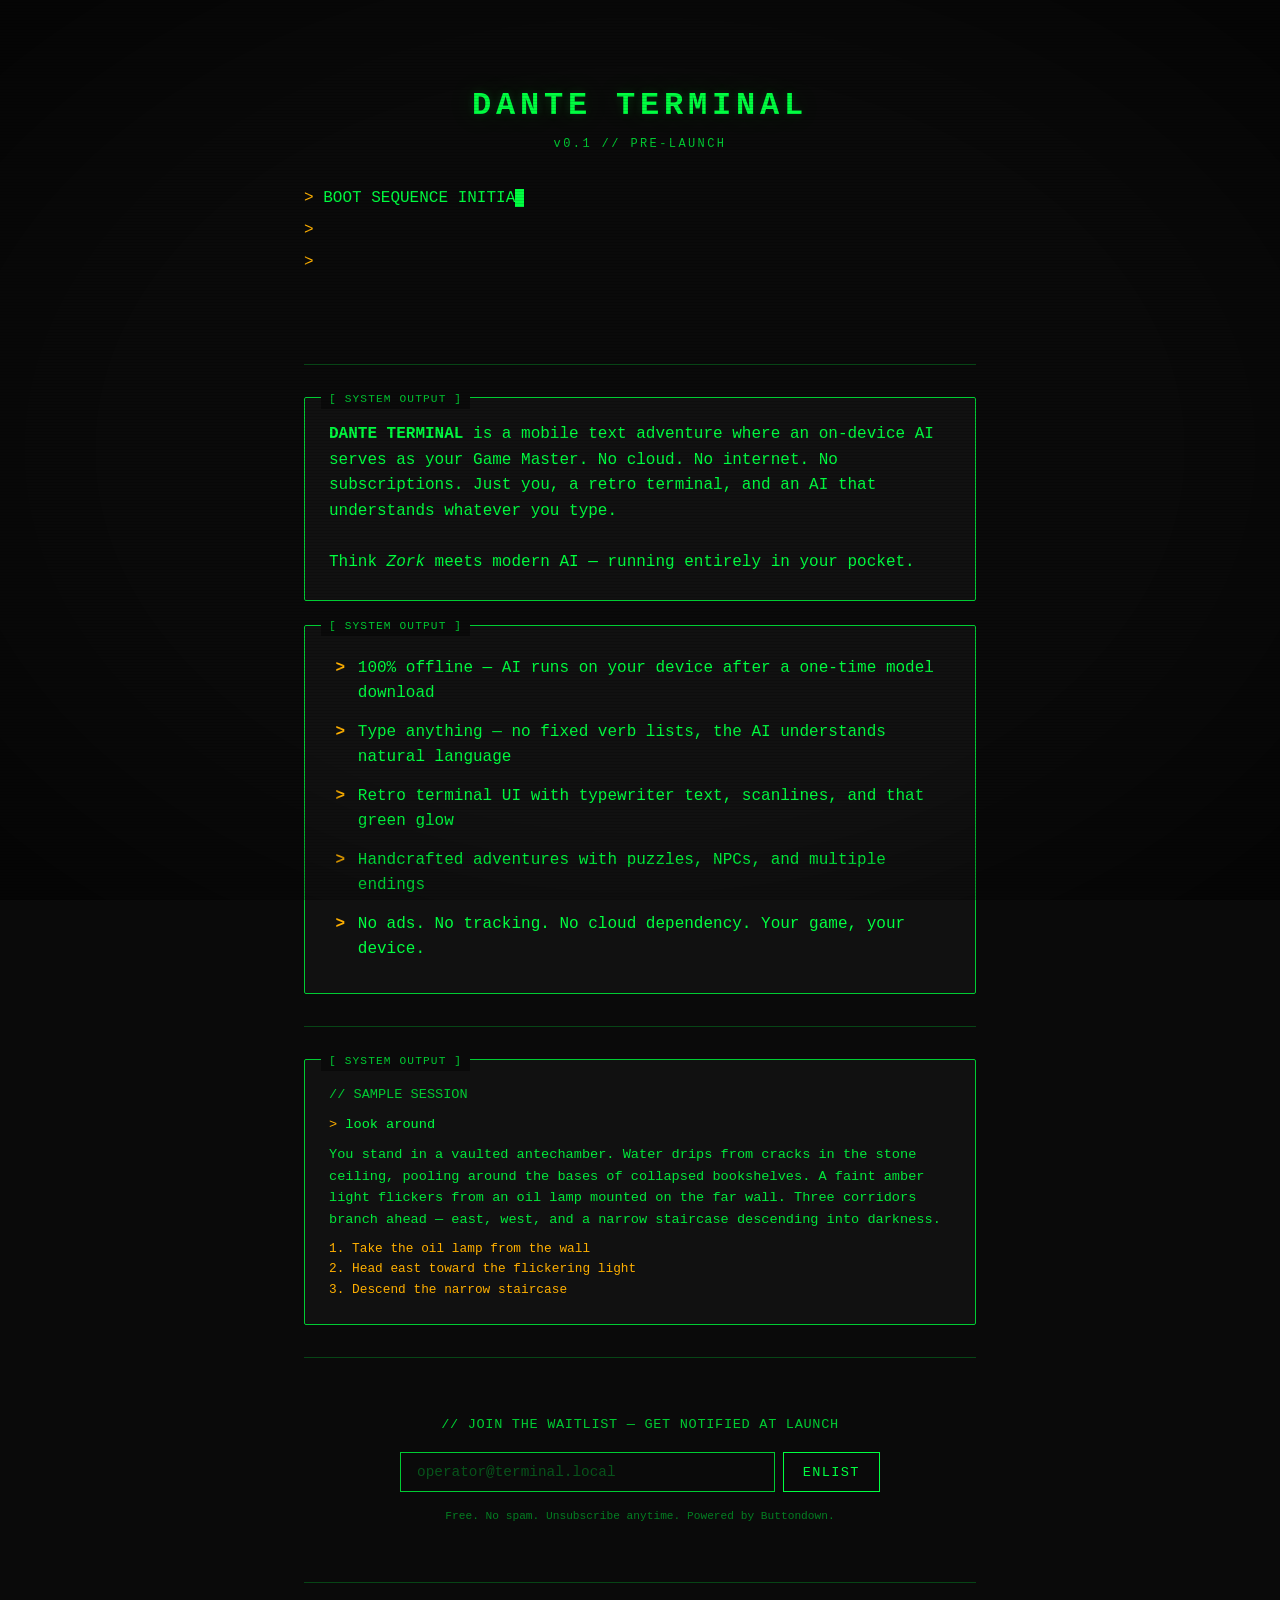
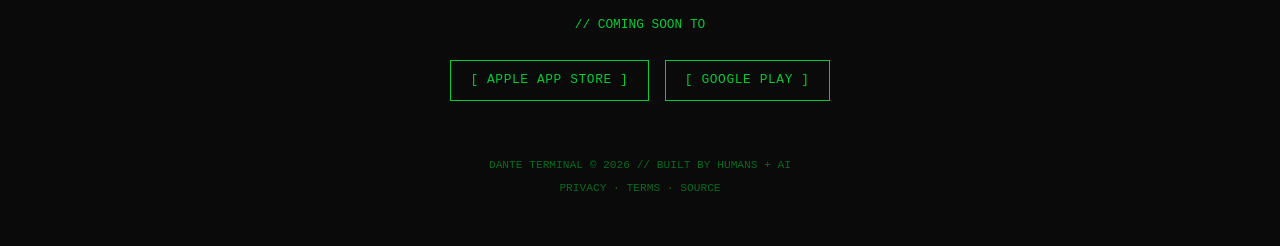
<file: docs/index.html>
<!DOCTYPE html>
<html lang="en">
<head>
  <meta charset="UTF-8">
  <meta name="viewport" content="width=device-width, initial-scale=1.0">
  <title>DANTE TERMINAL — AI Text Adventure</title>
  <meta name="description" content="An AI-powered text adventure game that runs entirely offline on your phone. Classic interactive fiction meets on-device AI.">
  <meta name="theme-color" content="#0A0A0A">

  <!-- Open Graph -->
  <meta property="og:title" content="DANTE TERMINAL — AI Text Adventure">
  <meta property="og:description" content="An AI-powered text adventure game that runs entirely offline. Classic interactive fiction meets on-device AI.">
  <meta property="og:type" content="website">
  <meta property="og:image" content="">

  <link rel="stylesheet" href="style.css">
</head>
<body>

  <div class="container">

    <!-- ===== HERO ===== -->
    <header class="hero">
      <h1 class="hero__title">DANTE TERMINAL</h1>
      <p class="hero__version">v0.1 // PRE-LAUNCH</p>

      <div class="hero__prompt">
        <span class="prompt-line">
          <span class="prompt-symbol">&gt; </span><span class="typewriter" data-typewriter="BOOT SEQUENCE INITIATED..." data-speed="50"></span>
        </span>
        <span class="prompt-line">
          <span class="prompt-symbol">&gt; </span><span class="typewriter" data-typewriter="AI GAME MASTER: ONLINE" data-speed="45"></span>
        </span>
        <span class="prompt-line">
          <span class="prompt-symbol">&gt; </span><span class="typewriter" data-typewriter="NO INTERNET REQUIRED. YOUR ADVENTURE RUNS ON-DEVICE." data-speed="35"></span>
        </span>
        <span id="end-cursor" class="cursor" style="display:none;"></span>
      </div>
    </header>

    <hr class="divider">

    <!-- ===== VALUE PROP ===== -->
    <section class="terminal-box">
      <p>
        <strong>DANTE TERMINAL</strong> is a mobile text adventure where an on-device AI
        serves as your Game Master. No cloud. No internet. No subscriptions.
        Just you, a retro terminal, and an AI that understands whatever you type.
      </p>
      <br>
      <p>
        Think <em>Zork</em> meets modern AI &mdash; running entirely in your pocket.
      </p>
    </section>

    <!-- ===== FEATURES ===== -->
    <section class="terminal-box">
      <ul class="features">
        <li>100% offline &mdash; AI runs on your device after a one-time model download</li>
        <li>Type anything &mdash; no fixed verb lists, the AI understands natural language</li>
        <li>Retro terminal UI with typewriter text, scanlines, and that green glow</li>
        <li>Handcrafted adventures with puzzles, NPCs, and multiple endings</li>
        <li>No ads. No tracking. No cloud dependency. Your game, your device.</li>
      </ul>
    </section>

    <hr class="divider">

    <!-- ===== DEMO PREVIEW ===== -->
    <section class="terminal-box" style="font-size:0.85rem;">
      <p style="color:var(--green-dim);margin-bottom:0.5rem;">// SAMPLE SESSION</p>
      <p><span class="prompt-symbol">&gt; </span>look around</p>
      <p style="margin:0.5rem 0;opacity:0.9;">
        You stand in a vaulted antechamber. Water drips from cracks in the stone
        ceiling, pooling around the bases of collapsed bookshelves. A faint amber
        light flickers from an oil lamp mounted on the far wall. Three corridors
        branch ahead &mdash; east, west, and a narrow staircase descending into darkness.
      </p>
      <p style="color:var(--amber);font-size:0.8rem;">
        1. Take the oil lamp from the wall<br>
        2. Head east toward the flickering light<br>
        3. Descend the narrow staircase
      </p>
    </section>

    <hr class="divider">

    <!-- ===== EMAIL SIGNUP ===== -->
    <section class="signup" id="waitlist">
      <p class="signup__label">// JOIN THE WAITLIST &mdash; GET NOTIFIED AT LAUNCH</p>

      <form
        id="signup-form"
        class="signup__form"
        action="https://buttondown.com/api/emails/embed-subscribe/dante-terminal"
        method="post"
        target="_blank"
      >
        <input
          type="email"
          name="email"
          class="signup__input"
          placeholder="operator@terminal.local"
          required
          aria-label="Email address for waitlist"
        >
        <button type="submit" class="signup__btn">ENLIST</button>
      </form>

      <div id="signup-success" class="signup__success">
        &gt; TRANSMISSION RECEIVED. YOU WILL BE CONTACTED.<span class="cursor"></span>
      </div>

      <p class="signup__note">Free. No spam. Unsubscribe anytime. Powered by Buttondown.</p>
    </section>

    <hr class="divider">

    <!-- ===== STORE BADGES ===== -->
    <section>
      <p style="text-align:center;font-size:0.8rem;color:var(--green-dim);margin-bottom:1rem;">
        // COMING SOON TO
      </p>
      <div class="stores">
        <a href="#" class="store-badge" aria-label="App Store (coming soon)">
          [ APPLE APP STORE ]
        </a>
        <a href="#" class="store-badge" aria-label="Google Play (coming soon)">
          [ GOOGLE PLAY ]
        </a>
      </div>
    </section>

    <!-- ===== FOOTER ===== -->
    <footer class="footer">
      <p>DANTE TERMINAL &copy; 2026 // BUILT BY HUMANS + AI</p>
      <p style="margin-top:0.3rem;">
        <a href="privacy-policy.html">PRIVACY</a> &middot;
        <a href="terms-of-service.html">TERMS</a> &middot;
        <a href="https://github.com/jakubtakac/dante-terminal">SOURCE</a>
      </p>
    </footer>

  </div>

  <script src="script.js"></script>
</body>
</html>
</file>
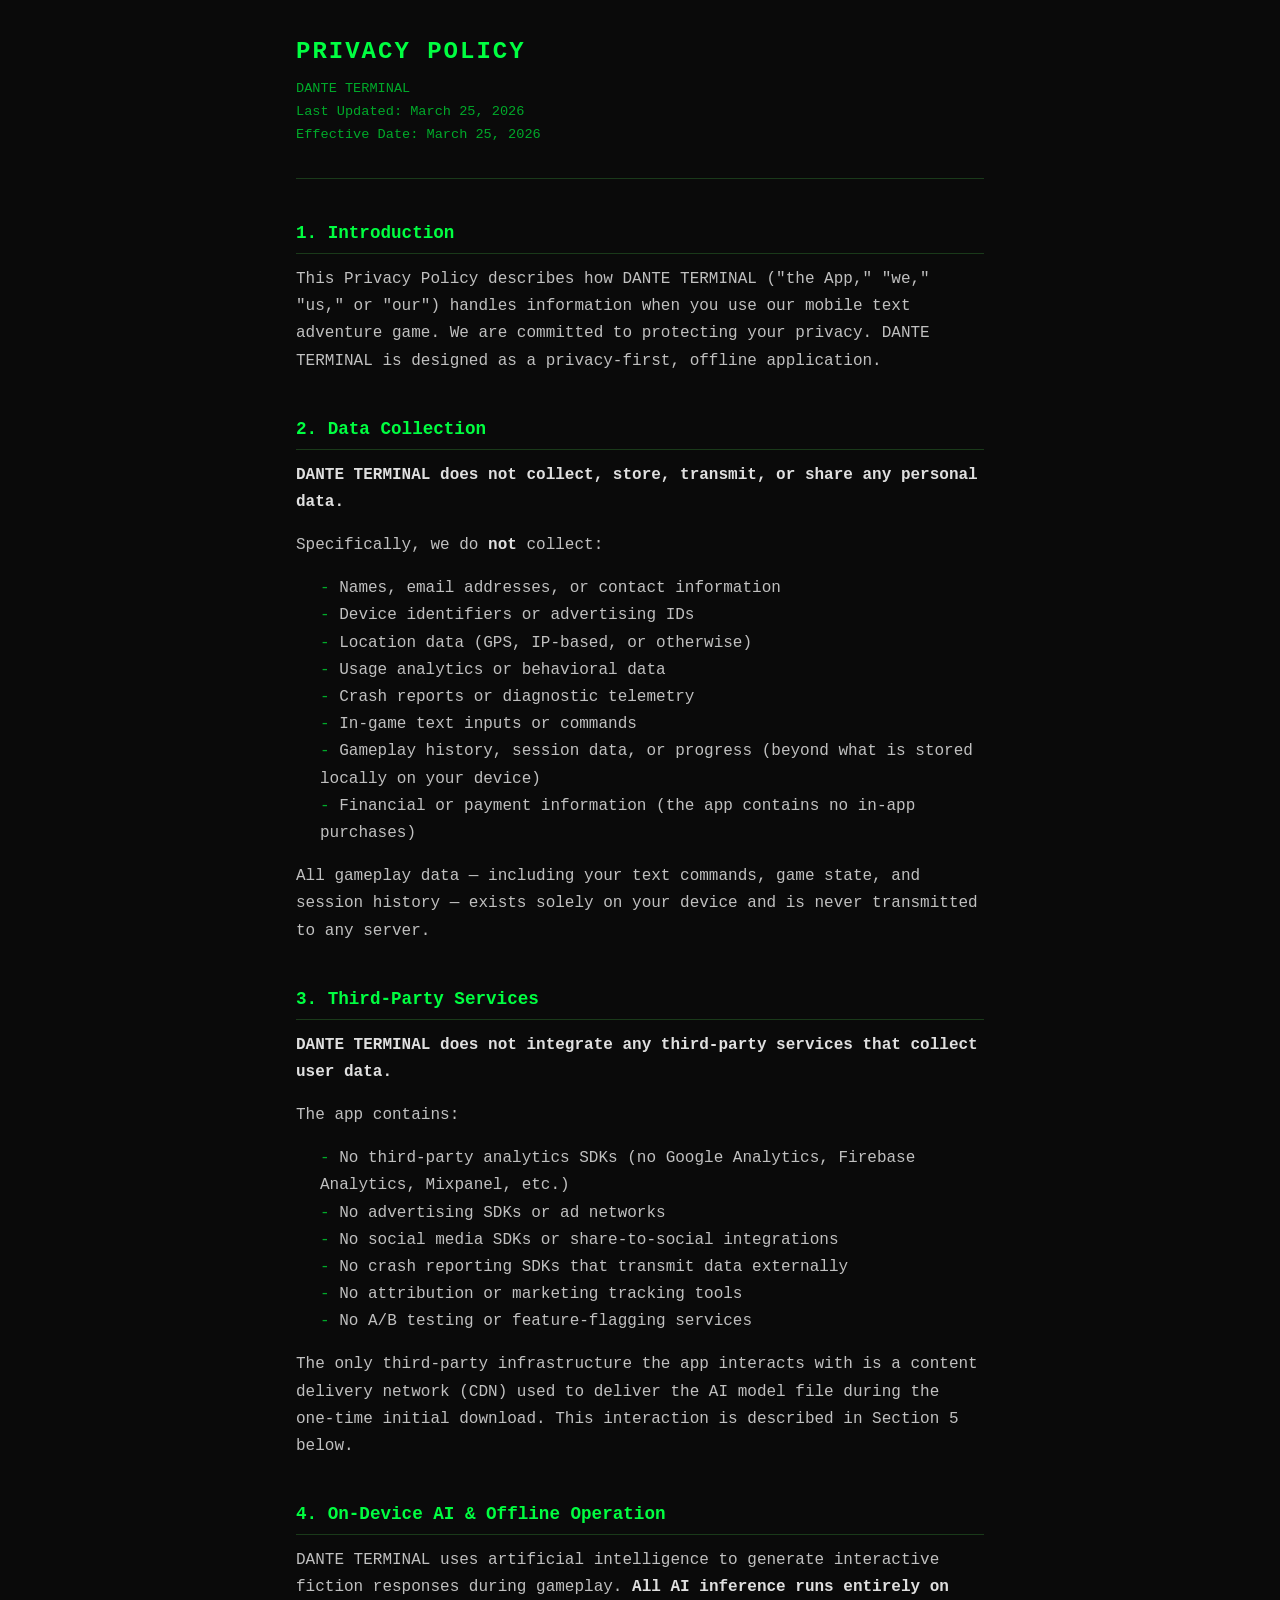
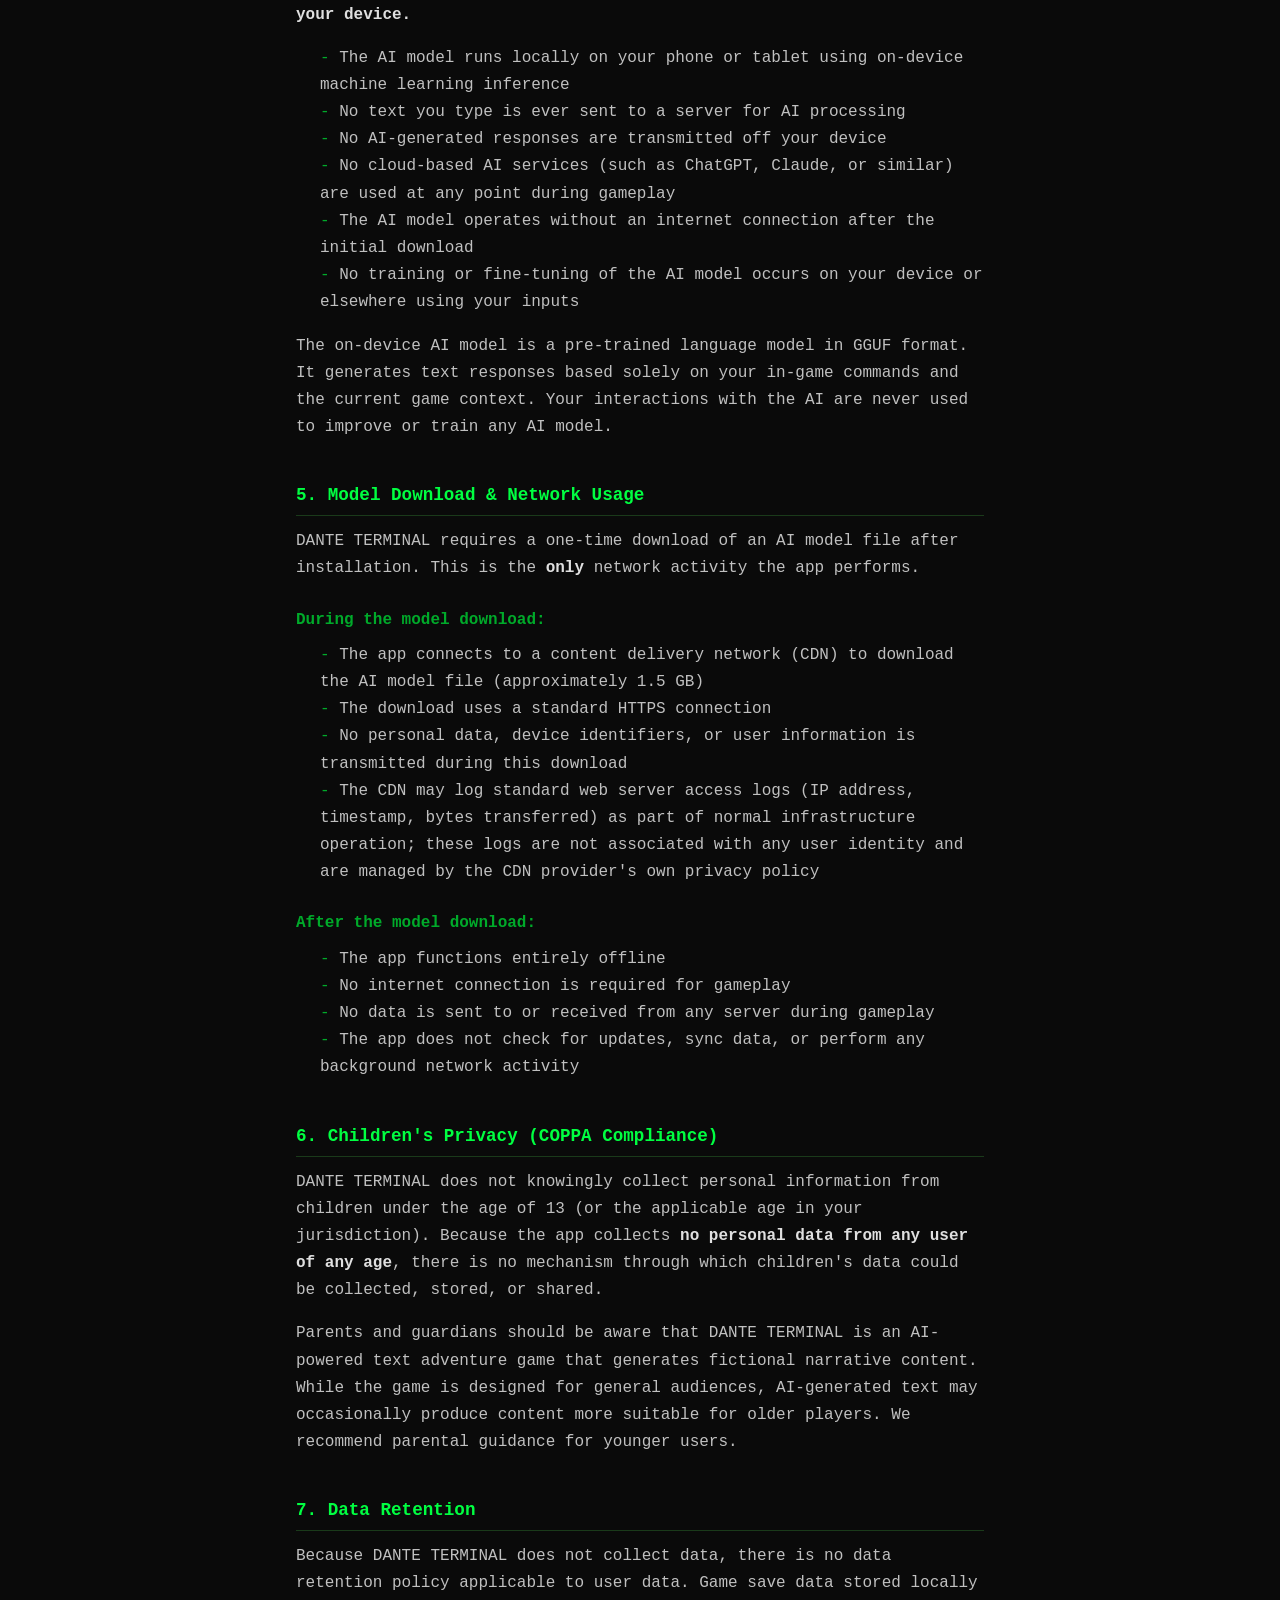
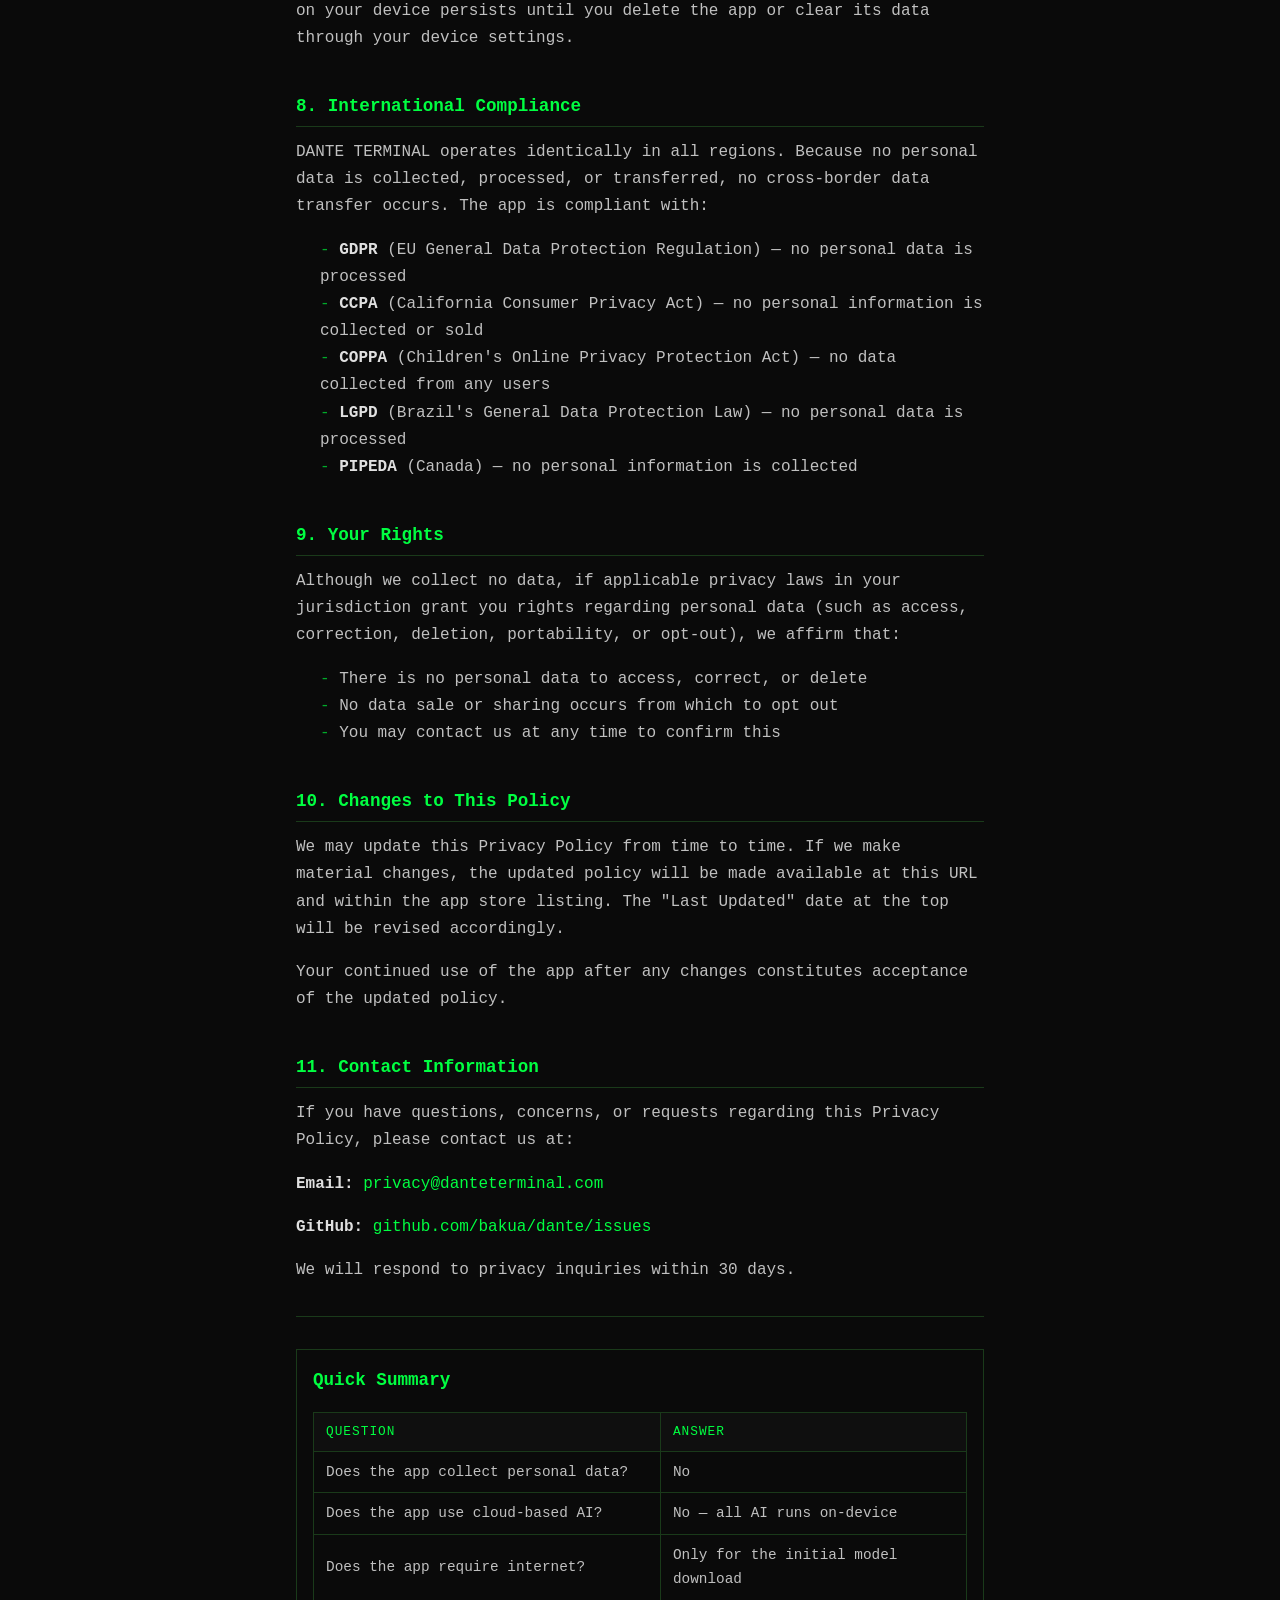
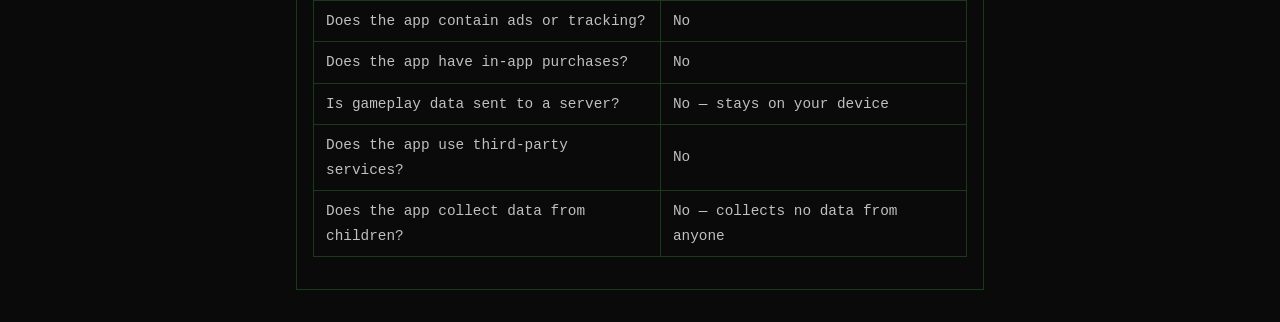
<file: docs/privacy-policy.html>
<!DOCTYPE html>
<html lang="en">
<head>
  <meta charset="UTF-8">
  <meta name="viewport" content="width=device-width, initial-scale=1.0">
  <title>Privacy Policy - DANTE TERMINAL</title>
  <style>
    :root {
      --bg: #0A0A0A;
      --text: #C0C0C0;
      --heading: #00FF41;
      --accent: #00AA2A;
      --link: #00FF41;
      --border: #1A3A1A;
      --table-bg: #0F0F0F;
    }
    * { margin: 0; padding: 0; box-sizing: border-box; }
    body {
      font-family: 'Courier New', Courier, monospace;
      background: var(--bg);
      color: var(--text);
      line-height: 1.7;
      padding: 2rem 1rem;
      max-width: 720px;
      margin: 0 auto;
    }
    h1 {
      color: var(--heading);
      font-size: 1.5rem;
      margin-bottom: 0.25rem;
      text-transform: uppercase;
      letter-spacing: 2px;
    }
    h2 {
      color: var(--heading);
      font-size: 1.1rem;
      margin-top: 2.5rem;
      margin-bottom: 0.75rem;
      padding-bottom: 0.25rem;
      border-bottom: 1px solid var(--border);
    }
    h3 {
      color: var(--accent);
      font-size: 1rem;
      margin-top: 1.5rem;
      margin-bottom: 0.5rem;
    }
    p { margin-bottom: 1rem; }
    .meta {
      color: var(--accent);
      font-size: 0.85rem;
      margin-bottom: 2rem;
    }
    ul {
      margin: 0.5rem 0 1rem 1.5rem;
      list-style-type: none;
    }
    ul li::before {
      content: "- ";
      color: var(--accent);
    }
    strong { color: #E0E0E0; }
    a { color: var(--link); text-decoration: none; }
    a:hover { text-decoration: underline; }
    table {
      width: 100%;
      border-collapse: collapse;
      margin: 1rem 0;
      font-size: 0.9rem;
    }
    th, td {
      text-align: left;
      padding: 0.5rem 0.75rem;
      border: 1px solid var(--border);
    }
    th {
      background: var(--table-bg);
      color: var(--heading);
      font-weight: normal;
      text-transform: uppercase;
      font-size: 0.8rem;
      letter-spacing: 1px;
    }
    td { background: var(--bg); }
    hr {
      border: none;
      border-top: 1px solid var(--border);
      margin: 2rem 0;
    }
    .summary-box {
      border: 1px solid var(--border);
      padding: 1rem;
      margin-top: 2rem;
    }
    @media (max-width: 480px) {
      body { padding: 1rem 0.75rem; }
      h1 { font-size: 1.25rem; }
    }
  </style>
</head>
<body>

<h1>Privacy Policy</h1>
<p class="meta">
  DANTE TERMINAL<br>
  Last Updated: March 25, 2026<br>
  Effective Date: March 25, 2026
</p>

<hr>

<h2>1. Introduction</h2>
<p>This Privacy Policy describes how DANTE TERMINAL ("the App," "we," "us," or "our") handles information when you use our mobile text adventure game. We are committed to protecting your privacy. DANTE TERMINAL is designed as a privacy-first, offline application.</p>

<h2>2. Data Collection</h2>
<p><strong>DANTE TERMINAL does not collect, store, transmit, or share any personal data.</strong></p>
<p>Specifically, we do <strong>not</strong> collect:</p>
<ul>
  <li>Names, email addresses, or contact information</li>
  <li>Device identifiers or advertising IDs</li>
  <li>Location data (GPS, IP-based, or otherwise)</li>
  <li>Usage analytics or behavioral data</li>
  <li>Crash reports or diagnostic telemetry</li>
  <li>In-game text inputs or commands</li>
  <li>Gameplay history, session data, or progress (beyond what is stored locally on your device)</li>
  <li>Financial or payment information (the app contains no in-app purchases)</li>
</ul>
<p>All gameplay data &mdash; including your text commands, game state, and session history &mdash; exists solely on your device and is never transmitted to any server.</p>

<h2>3. Third-Party Services</h2>
<p><strong>DANTE TERMINAL does not integrate any third-party services that collect user data.</strong></p>
<p>The app contains:</p>
<ul>
  <li>No third-party analytics SDKs (no Google Analytics, Firebase Analytics, Mixpanel, etc.)</li>
  <li>No advertising SDKs or ad networks</li>
  <li>No social media SDKs or share-to-social integrations</li>
  <li>No crash reporting SDKs that transmit data externally</li>
  <li>No attribution or marketing tracking tools</li>
  <li>No A/B testing or feature-flagging services</li>
</ul>
<p>The only third-party infrastructure the app interacts with is a content delivery network (CDN) used to deliver the AI model file during the one-time initial download. This interaction is described in Section 5 below.</p>

<h2>4. On-Device AI &amp; Offline Operation</h2>
<p>DANTE TERMINAL uses artificial intelligence to generate interactive fiction responses during gameplay. <strong>All AI inference runs entirely on your device.</strong></p>
<ul>
  <li>The AI model runs locally on your phone or tablet using on-device machine learning inference</li>
  <li>No text you type is ever sent to a server for AI processing</li>
  <li>No AI-generated responses are transmitted off your device</li>
  <li>No cloud-based AI services (such as ChatGPT, Claude, or similar) are used at any point during gameplay</li>
  <li>The AI model operates without an internet connection after the initial download</li>
  <li>No training or fine-tuning of the AI model occurs on your device or elsewhere using your inputs</li>
</ul>
<p>The on-device AI model is a pre-trained language model in GGUF format. It generates text responses based solely on your in-game commands and the current game context. Your interactions with the AI are never used to improve or train any AI model.</p>

<h2>5. Model Download &amp; Network Usage</h2>
<p>DANTE TERMINAL requires a one-time download of an AI model file after installation. This is the <strong>only</strong> network activity the app performs.</p>

<h3>During the model download:</h3>
<ul>
  <li>The app connects to a content delivery network (CDN) to download the AI model file (approximately 1.5 GB)</li>
  <li>The download uses a standard HTTPS connection</li>
  <li>No personal data, device identifiers, or user information is transmitted during this download</li>
  <li>The CDN may log standard web server access logs (IP address, timestamp, bytes transferred) as part of normal infrastructure operation; these logs are not associated with any user identity and are managed by the CDN provider's own privacy policy</li>
</ul>

<h3>After the model download:</h3>
<ul>
  <li>The app functions entirely offline</li>
  <li>No internet connection is required for gameplay</li>
  <li>No data is sent to or received from any server during gameplay</li>
  <li>The app does not check for updates, sync data, or perform any background network activity</li>
</ul>

<h2>6. Children's Privacy (COPPA Compliance)</h2>
<p>DANTE TERMINAL does not knowingly collect personal information from children under the age of 13 (or the applicable age in your jurisdiction). Because the app collects <strong>no personal data from any user of any age</strong>, there is no mechanism through which children's data could be collected, stored, or shared.</p>
<p>Parents and guardians should be aware that DANTE TERMINAL is an AI-powered text adventure game that generates fictional narrative content. While the game is designed for general audiences, AI-generated text may occasionally produce content more suitable for older players. We recommend parental guidance for younger users.</p>

<h2>7. Data Retention</h2>
<p>Because DANTE TERMINAL does not collect data, there is no data retention policy applicable to user data. Game save data stored locally on your device persists until you delete the app or clear its data through your device settings.</p>

<h2>8. International Compliance</h2>
<p>DANTE TERMINAL operates identically in all regions. Because no personal data is collected, processed, or transferred, no cross-border data transfer occurs. The app is compliant with:</p>
<ul>
  <li><strong>GDPR</strong> (EU General Data Protection Regulation) &mdash; no personal data is processed</li>
  <li><strong>CCPA</strong> (California Consumer Privacy Act) &mdash; no personal information is collected or sold</li>
  <li><strong>COPPA</strong> (Children's Online Privacy Protection Act) &mdash; no data collected from any users</li>
  <li><strong>LGPD</strong> (Brazil's General Data Protection Law) &mdash; no personal data is processed</li>
  <li><strong>PIPEDA</strong> (Canada) &mdash; no personal information is collected</li>
</ul>

<h2>9. Your Rights</h2>
<p>Although we collect no data, if applicable privacy laws in your jurisdiction grant you rights regarding personal data (such as access, correction, deletion, portability, or opt-out), we affirm that:</p>
<ul>
  <li>There is no personal data to access, correct, or delete</li>
  <li>No data sale or sharing occurs from which to opt out</li>
  <li>You may contact us at any time to confirm this</li>
</ul>

<h2>10. Changes to This Policy</h2>
<p>We may update this Privacy Policy from time to time. If we make material changes, the updated policy will be made available at this URL and within the app store listing. The "Last Updated" date at the top will be revised accordingly.</p>
<p>Your continued use of the app after any changes constitutes acceptance of the updated policy.</p>

<h2>11. Contact Information</h2>
<p>If you have questions, concerns, or requests regarding this Privacy Policy, please contact us at:</p>
<p>
  <strong>Email:</strong> <a href="mailto:privacy@danteterminal.com">privacy@danteterminal.com</a>
</p>
<p>
  <strong>GitHub:</strong> <a href="https://github.com/bakua/dante/issues">github.com/bakua/dante/issues</a>
</p>
<p>We will respond to privacy inquiries within 30 days.</p>

<hr>

<div class="summary-box">
  <h2 style="margin-top:0; border:none; padding:0;">Quick Summary</h2>
  <table>
    <tr><th>Question</th><th>Answer</th></tr>
    <tr><td>Does the app collect personal data?</td><td>No</td></tr>
    <tr><td>Does the app use cloud-based AI?</td><td>No &mdash; all AI runs on-device</td></tr>
    <tr><td>Does the app require internet?</td><td>Only for the initial model download</td></tr>
    <tr><td>Does the app contain ads or tracking?</td><td>No</td></tr>
    <tr><td>Does the app have in-app purchases?</td><td>No</td></tr>
    <tr><td>Is gameplay data sent to a server?</td><td>No &mdash; stays on your device</td></tr>
    <tr><td>Does the app use third-party services?</td><td>No</td></tr>
    <tr><td>Does the app collect data from children?</td><td>No &mdash; collects no data from anyone</td></tr>
  </table>
</div>

</body>
</html>
</file>
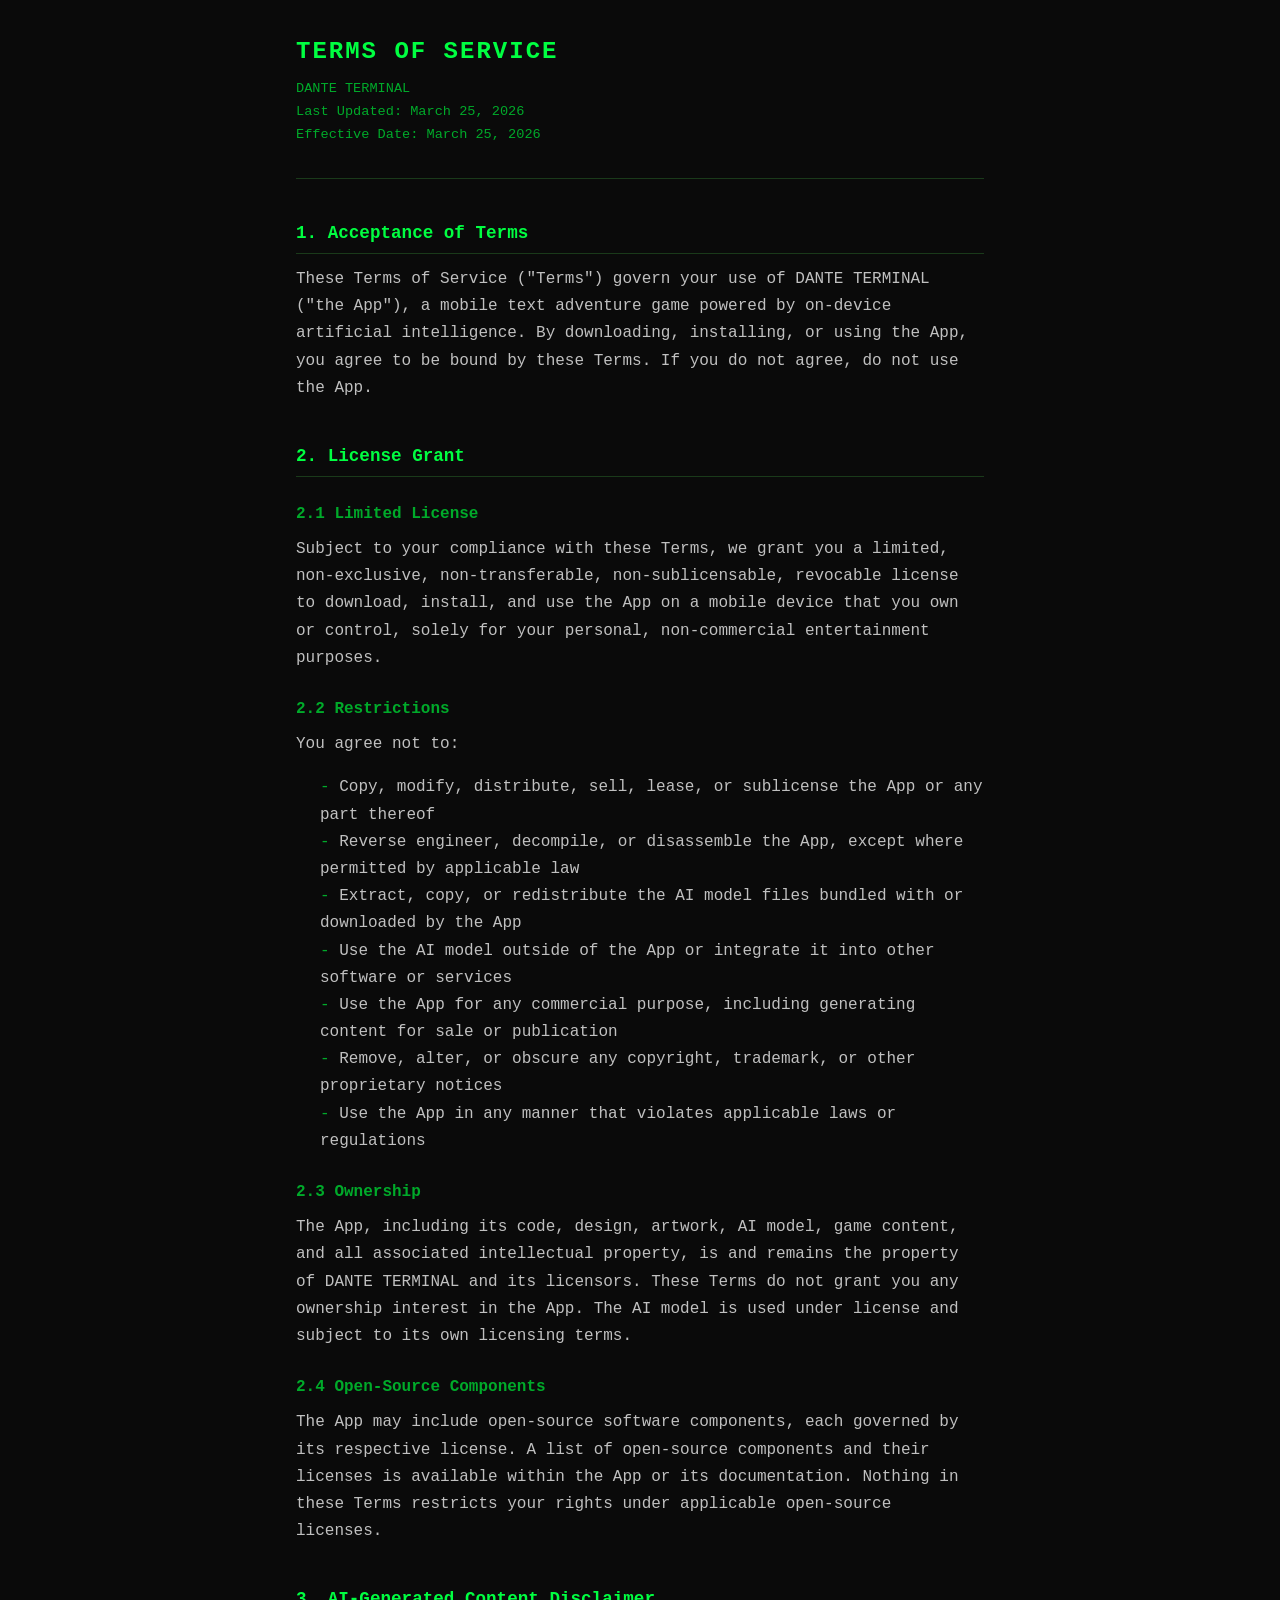
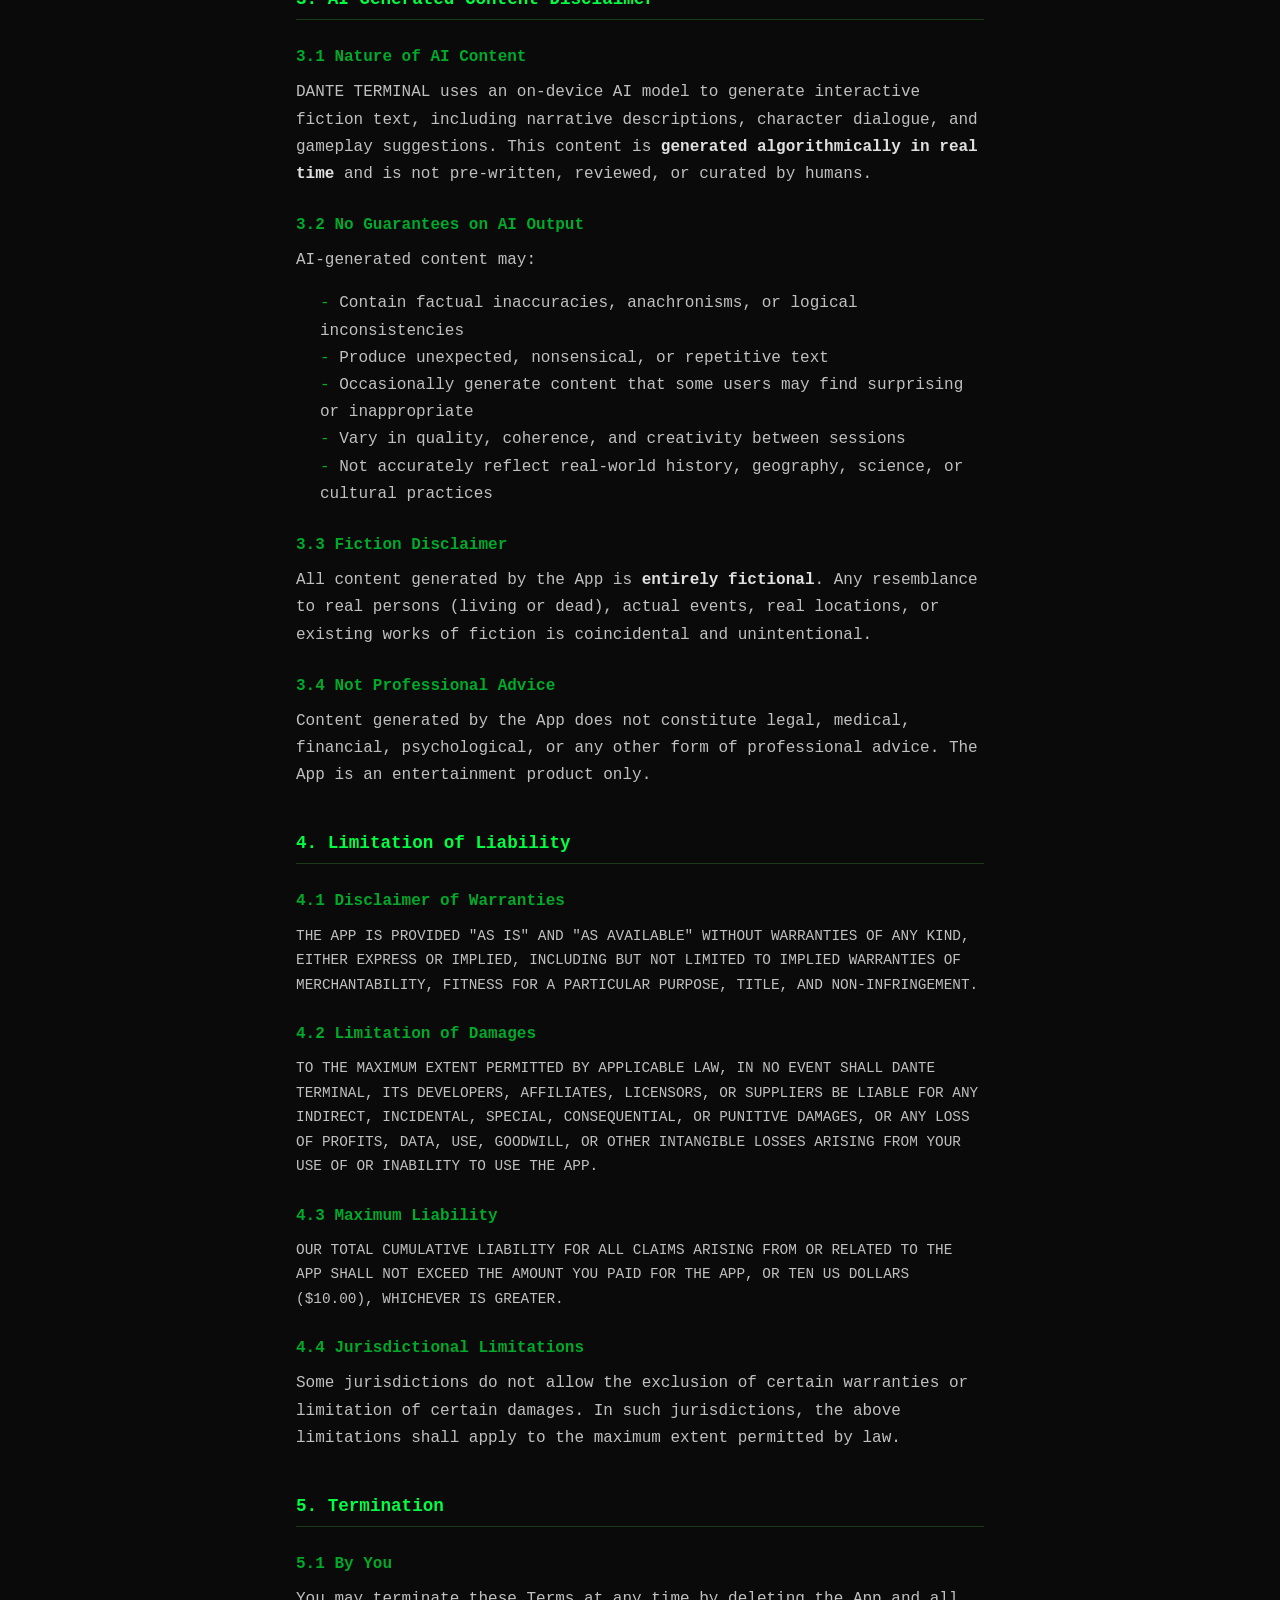
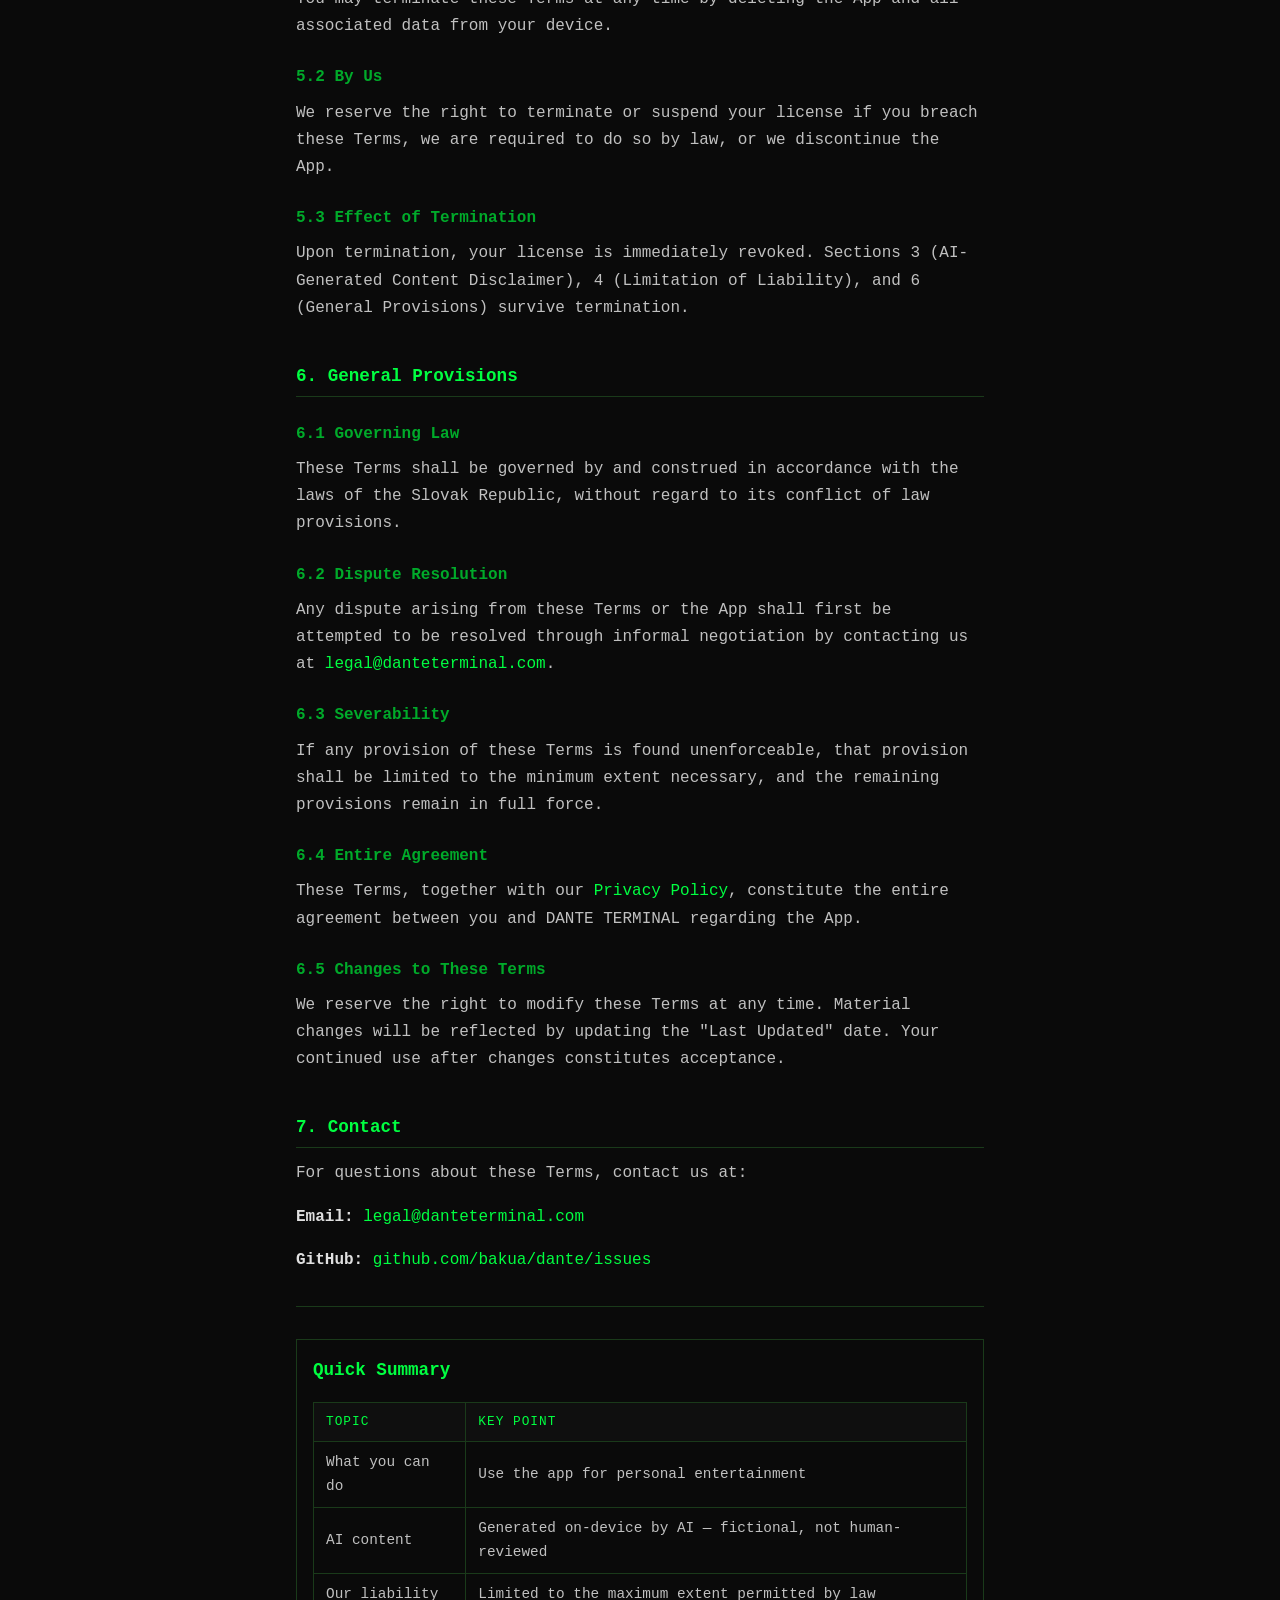
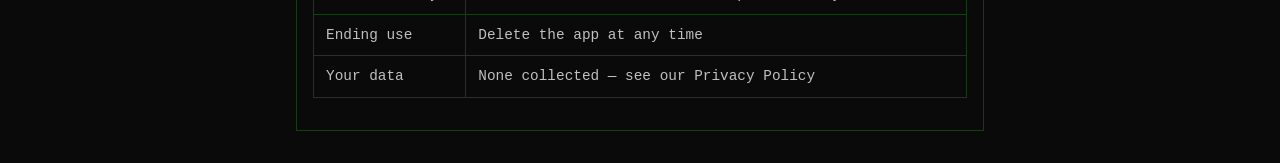
<file: docs/terms-of-service.html>
<!DOCTYPE html>
<html lang="en">
<head>
  <meta charset="UTF-8">
  <meta name="viewport" content="width=device-width, initial-scale=1.0">
  <title>Terms of Service - DANTE TERMINAL</title>
  <style>
    :root {
      --bg: #0A0A0A;
      --text: #C0C0C0;
      --heading: #00FF41;
      --accent: #00AA2A;
      --link: #00FF41;
      --border: #1A3A1A;
      --table-bg: #0F0F0F;
    }
    * { margin: 0; padding: 0; box-sizing: border-box; }
    body {
      font-family: 'Courier New', Courier, monospace;
      background: var(--bg);
      color: var(--text);
      line-height: 1.7;
      padding: 2rem 1rem;
      max-width: 720px;
      margin: 0 auto;
    }
    h1 {
      color: var(--heading);
      font-size: 1.5rem;
      margin-bottom: 0.25rem;
      text-transform: uppercase;
      letter-spacing: 2px;
    }
    h2 {
      color: var(--heading);
      font-size: 1.1rem;
      margin-top: 2.5rem;
      margin-bottom: 0.75rem;
      padding-bottom: 0.25rem;
      border-bottom: 1px solid var(--border);
    }
    h3 {
      color: var(--accent);
      font-size: 1rem;
      margin-top: 1.5rem;
      margin-bottom: 0.5rem;
    }
    p { margin-bottom: 1rem; }
    .meta {
      color: var(--accent);
      font-size: 0.85rem;
      margin-bottom: 2rem;
    }
    ul, ol {
      margin: 0.5rem 0 1rem 1.5rem;
    }
    ul { list-style-type: none; }
    ul li::before {
      content: "- ";
      color: var(--accent);
    }
    ol li { margin-bottom: 0.25rem; }
    strong { color: #E0E0E0; }
    a { color: var(--link); text-decoration: none; }
    a:hover { text-decoration: underline; }
    .caps {
      text-transform: uppercase;
      font-size: 0.9rem;
    }
    table {
      width: 100%;
      border-collapse: collapse;
      margin: 1rem 0;
      font-size: 0.9rem;
    }
    th, td {
      text-align: left;
      padding: 0.5rem 0.75rem;
      border: 1px solid var(--border);
    }
    th {
      background: var(--table-bg);
      color: var(--heading);
      font-weight: normal;
      text-transform: uppercase;
      font-size: 0.8rem;
      letter-spacing: 1px;
    }
    td { background: var(--bg); }
    hr {
      border: none;
      border-top: 1px solid var(--border);
      margin: 2rem 0;
    }
    .summary-box {
      border: 1px solid var(--border);
      padding: 1rem;
      margin-top: 2rem;
    }
    @media (max-width: 480px) {
      body { padding: 1rem 0.75rem; }
      h1 { font-size: 1.25rem; }
    }
  </style>
</head>
<body>

<h1>Terms of Service</h1>
<p class="meta">
  DANTE TERMINAL<br>
  Last Updated: March 25, 2026<br>
  Effective Date: March 25, 2026
</p>

<hr>

<h2>1. Acceptance of Terms</h2>
<p>These Terms of Service ("Terms") govern your use of DANTE TERMINAL ("the App"), a mobile text adventure game powered by on-device artificial intelligence. By downloading, installing, or using the App, you agree to be bound by these Terms. If you do not agree, do not use the App.</p>

<h2>2. License Grant</h2>

<h3>2.1 Limited License</h3>
<p>Subject to your compliance with these Terms, we grant you a limited, non-exclusive, non-transferable, non-sublicensable, revocable license to download, install, and use the App on a mobile device that you own or control, solely for your personal, non-commercial entertainment purposes.</p>

<h3>2.2 Restrictions</h3>
<p>You agree not to:</p>
<ul>
  <li>Copy, modify, distribute, sell, lease, or sublicense the App or any part thereof</li>
  <li>Reverse engineer, decompile, or disassemble the App, except where permitted by applicable law</li>
  <li>Extract, copy, or redistribute the AI model files bundled with or downloaded by the App</li>
  <li>Use the AI model outside of the App or integrate it into other software or services</li>
  <li>Use the App for any commercial purpose, including generating content for sale or publication</li>
  <li>Remove, alter, or obscure any copyright, trademark, or other proprietary notices</li>
  <li>Use the App in any manner that violates applicable laws or regulations</li>
</ul>

<h3>2.3 Ownership</h3>
<p>The App, including its code, design, artwork, AI model, game content, and all associated intellectual property, is and remains the property of DANTE TERMINAL and its licensors. These Terms do not grant you any ownership interest in the App. The AI model is used under license and subject to its own licensing terms.</p>

<h3>2.4 Open-Source Components</h3>
<p>The App may include open-source software components, each governed by its respective license. A list of open-source components and their licenses is available within the App or its documentation. Nothing in these Terms restricts your rights under applicable open-source licenses.</p>

<h2>3. AI-Generated Content Disclaimer</h2>

<h3>3.1 Nature of AI Content</h3>
<p>DANTE TERMINAL uses an on-device AI model to generate interactive fiction text, including narrative descriptions, character dialogue, and gameplay suggestions. This content is <strong>generated algorithmically in real time</strong> and is not pre-written, reviewed, or curated by humans.</p>

<h3>3.2 No Guarantees on AI Output</h3>
<p>AI-generated content may:</p>
<ul>
  <li>Contain factual inaccuracies, anachronisms, or logical inconsistencies</li>
  <li>Produce unexpected, nonsensical, or repetitive text</li>
  <li>Occasionally generate content that some users may find surprising or inappropriate</li>
  <li>Vary in quality, coherence, and creativity between sessions</li>
  <li>Not accurately reflect real-world history, geography, science, or cultural practices</li>
</ul>

<h3>3.3 Fiction Disclaimer</h3>
<p>All content generated by the App is <strong>entirely fictional</strong>. Any resemblance to real persons (living or dead), actual events, real locations, or existing works of fiction is coincidental and unintentional.</p>

<h3>3.4 Not Professional Advice</h3>
<p>Content generated by the App does not constitute legal, medical, financial, psychological, or any other form of professional advice. The App is an entertainment product only.</p>

<h2>4. Limitation of Liability</h2>

<h3>4.1 Disclaimer of Warranties</h3>
<p class="caps">THE APP IS PROVIDED "AS IS" AND "AS AVAILABLE" WITHOUT WARRANTIES OF ANY KIND, EITHER EXPRESS OR IMPLIED, INCLUDING BUT NOT LIMITED TO IMPLIED WARRANTIES OF MERCHANTABILITY, FITNESS FOR A PARTICULAR PURPOSE, TITLE, AND NON-INFRINGEMENT.</p>

<h3>4.2 Limitation of Damages</h3>
<p class="caps">TO THE MAXIMUM EXTENT PERMITTED BY APPLICABLE LAW, IN NO EVENT SHALL DANTE TERMINAL, ITS DEVELOPERS, AFFILIATES, LICENSORS, OR SUPPLIERS BE LIABLE FOR ANY INDIRECT, INCIDENTAL, SPECIAL, CONSEQUENTIAL, OR PUNITIVE DAMAGES, OR ANY LOSS OF PROFITS, DATA, USE, GOODWILL, OR OTHER INTANGIBLE LOSSES ARISING FROM YOUR USE OF OR INABILITY TO USE THE APP.</p>

<h3>4.3 Maximum Liability</h3>
<p class="caps">OUR TOTAL CUMULATIVE LIABILITY FOR ALL CLAIMS ARISING FROM OR RELATED TO THE APP SHALL NOT EXCEED THE AMOUNT YOU PAID FOR THE APP, OR TEN US DOLLARS ($10.00), WHICHEVER IS GREATER.</p>

<h3>4.4 Jurisdictional Limitations</h3>
<p>Some jurisdictions do not allow the exclusion of certain warranties or limitation of certain damages. In such jurisdictions, the above limitations shall apply to the maximum extent permitted by law.</p>

<h2>5. Termination</h2>

<h3>5.1 By You</h3>
<p>You may terminate these Terms at any time by deleting the App and all associated data from your device.</p>

<h3>5.2 By Us</h3>
<p>We reserve the right to terminate or suspend your license if you breach these Terms, we are required to do so by law, or we discontinue the App.</p>

<h3>5.3 Effect of Termination</h3>
<p>Upon termination, your license is immediately revoked. Sections 3 (AI-Generated Content Disclaimer), 4 (Limitation of Liability), and 6 (General Provisions) survive termination.</p>

<h2>6. General Provisions</h2>

<h3>6.1 Governing Law</h3>
<p>These Terms shall be governed by and construed in accordance with the laws of the Slovak Republic, without regard to its conflict of law provisions.</p>

<h3>6.2 Dispute Resolution</h3>
<p>Any dispute arising from these Terms or the App shall first be attempted to be resolved through informal negotiation by contacting us at <a href="mailto:legal@danteterminal.com">legal@danteterminal.com</a>.</p>

<h3>6.3 Severability</h3>
<p>If any provision of these Terms is found unenforceable, that provision shall be limited to the minimum extent necessary, and the remaining provisions remain in full force.</p>

<h3>6.4 Entire Agreement</h3>
<p>These Terms, together with our <a href="privacy-policy.html">Privacy Policy</a>, constitute the entire agreement between you and DANTE TERMINAL regarding the App.</p>

<h3>6.5 Changes to These Terms</h3>
<p>We reserve the right to modify these Terms at any time. Material changes will be reflected by updating the "Last Updated" date. Your continued use after changes constitutes acceptance.</p>

<h2>7. Contact</h2>
<p>For questions about these Terms, contact us at:</p>
<p>
  <strong>Email:</strong> <a href="mailto:legal@danteterminal.com">legal@danteterminal.com</a>
</p>
<p>
  <strong>GitHub:</strong> <a href="https://github.com/bakua/dante/issues">github.com/bakua/dante/issues</a>
</p>

<hr>

<div class="summary-box">
  <h2 style="margin-top:0; border:none; padding:0;">Quick Summary</h2>
  <table>
    <tr><th>Topic</th><th>Key Point</th></tr>
    <tr><td>What you can do</td><td>Use the app for personal entertainment</td></tr>
    <tr><td>AI content</td><td>Generated on-device by AI &mdash; fictional, not human-reviewed</td></tr>
    <tr><td>Our liability</td><td>Limited to the maximum extent permitted by law</td></tr>
    <tr><td>Ending use</td><td>Delete the app at any time</td></tr>
    <tr><td>Your data</td><td>None collected &mdash; see our Privacy Policy</td></tr>
  </table>
</div>

</body>
</html>
</file>
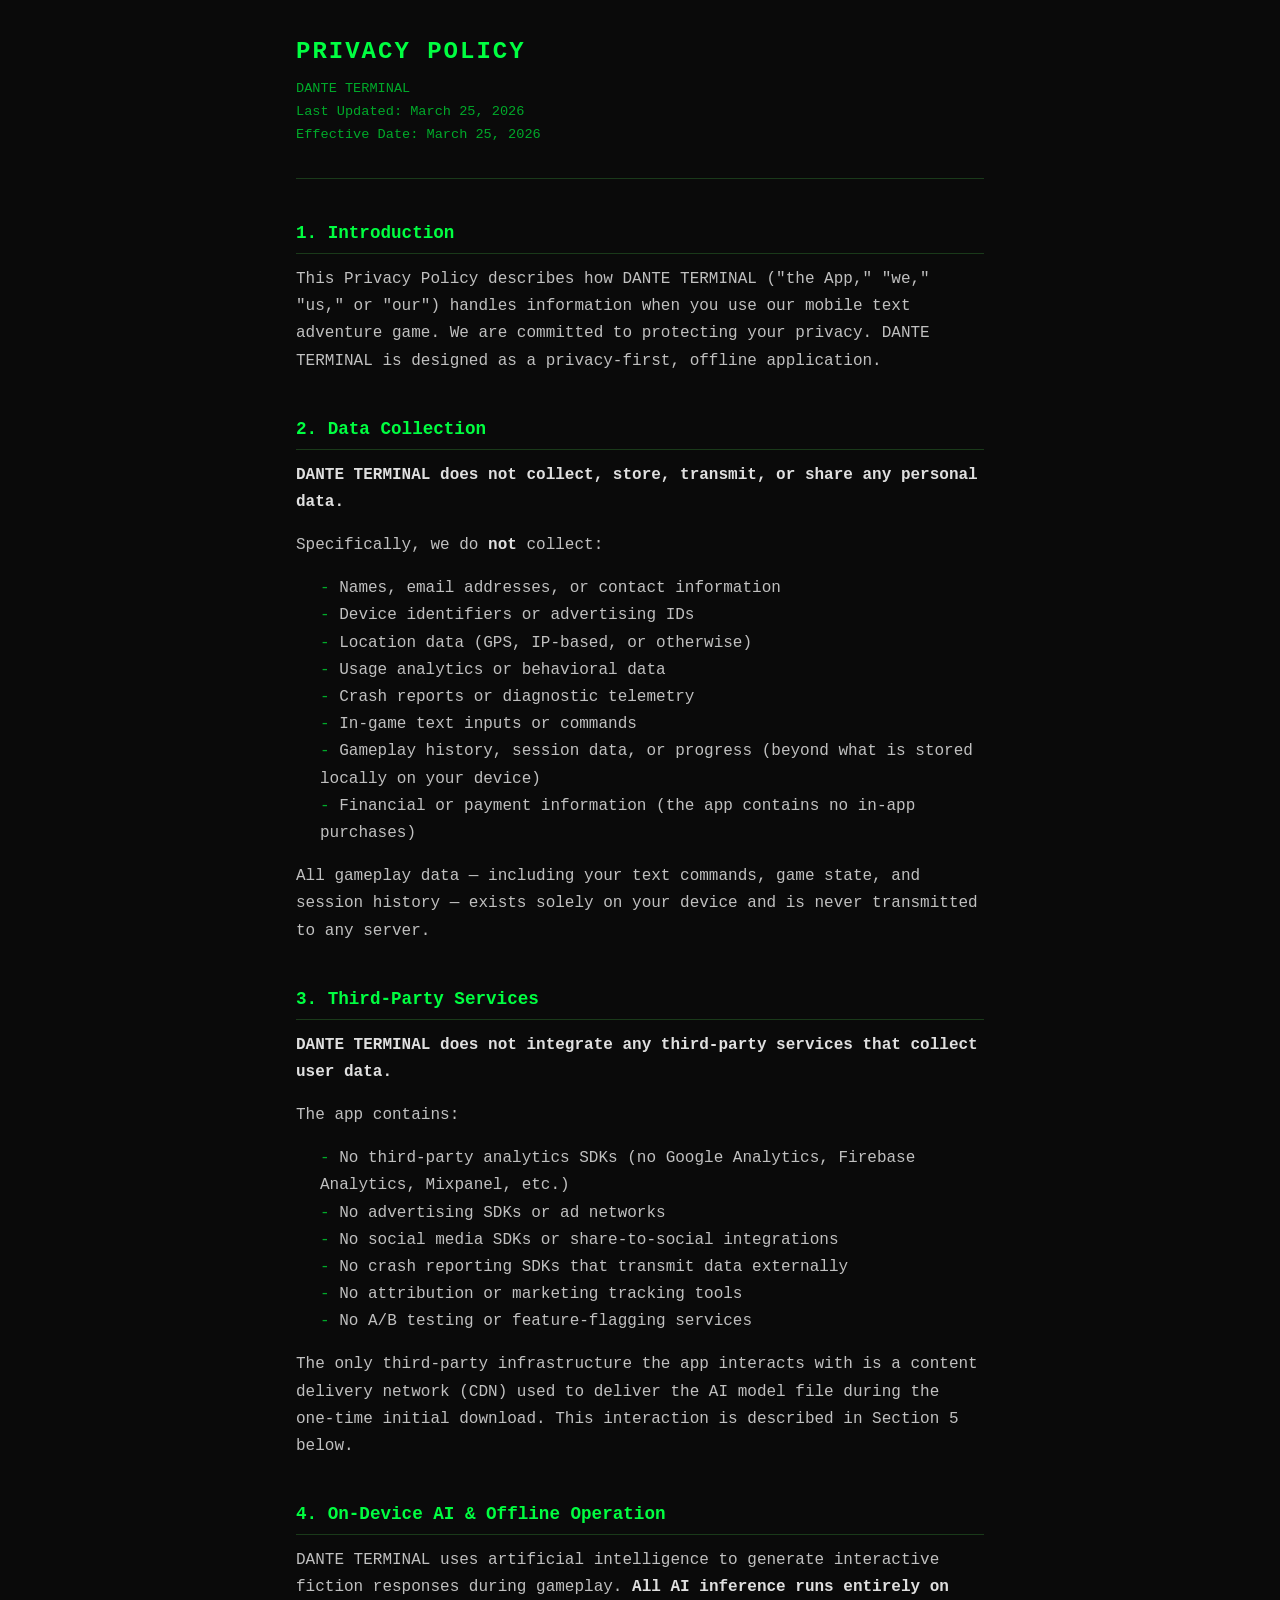
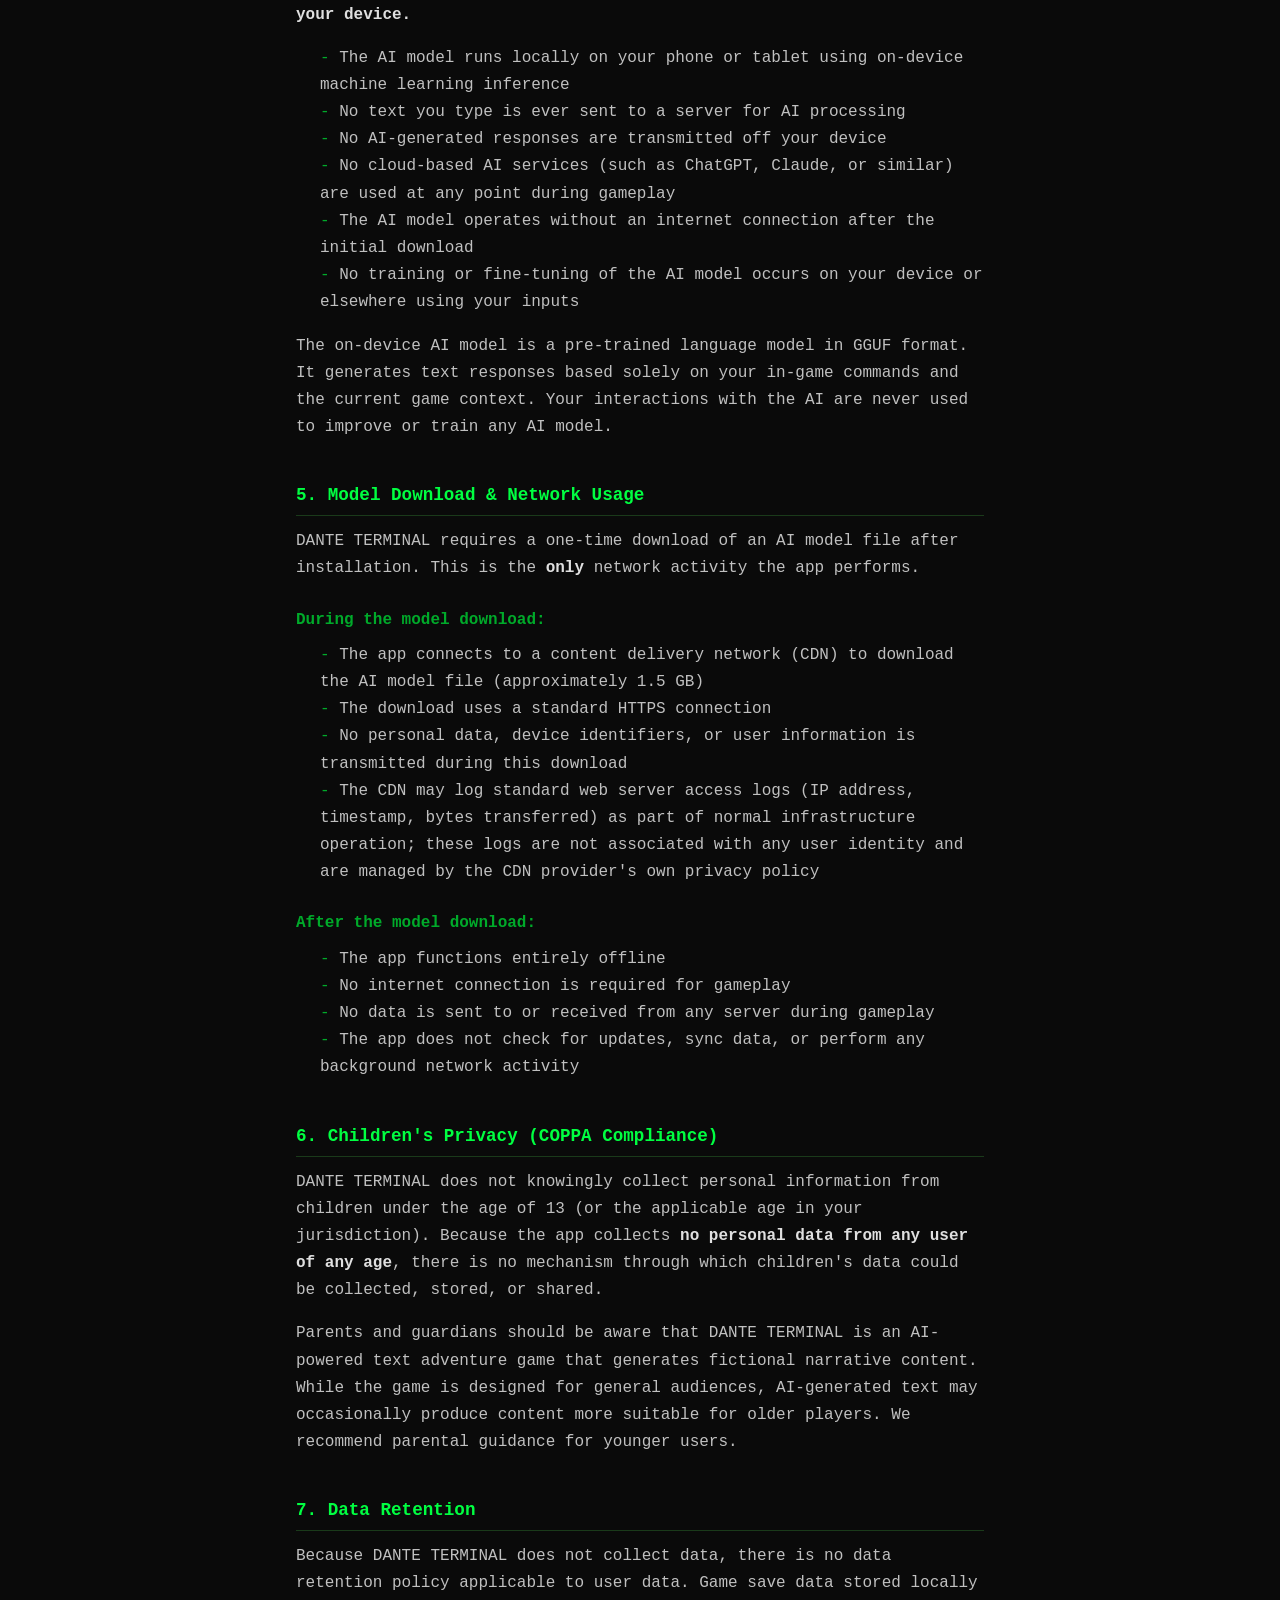
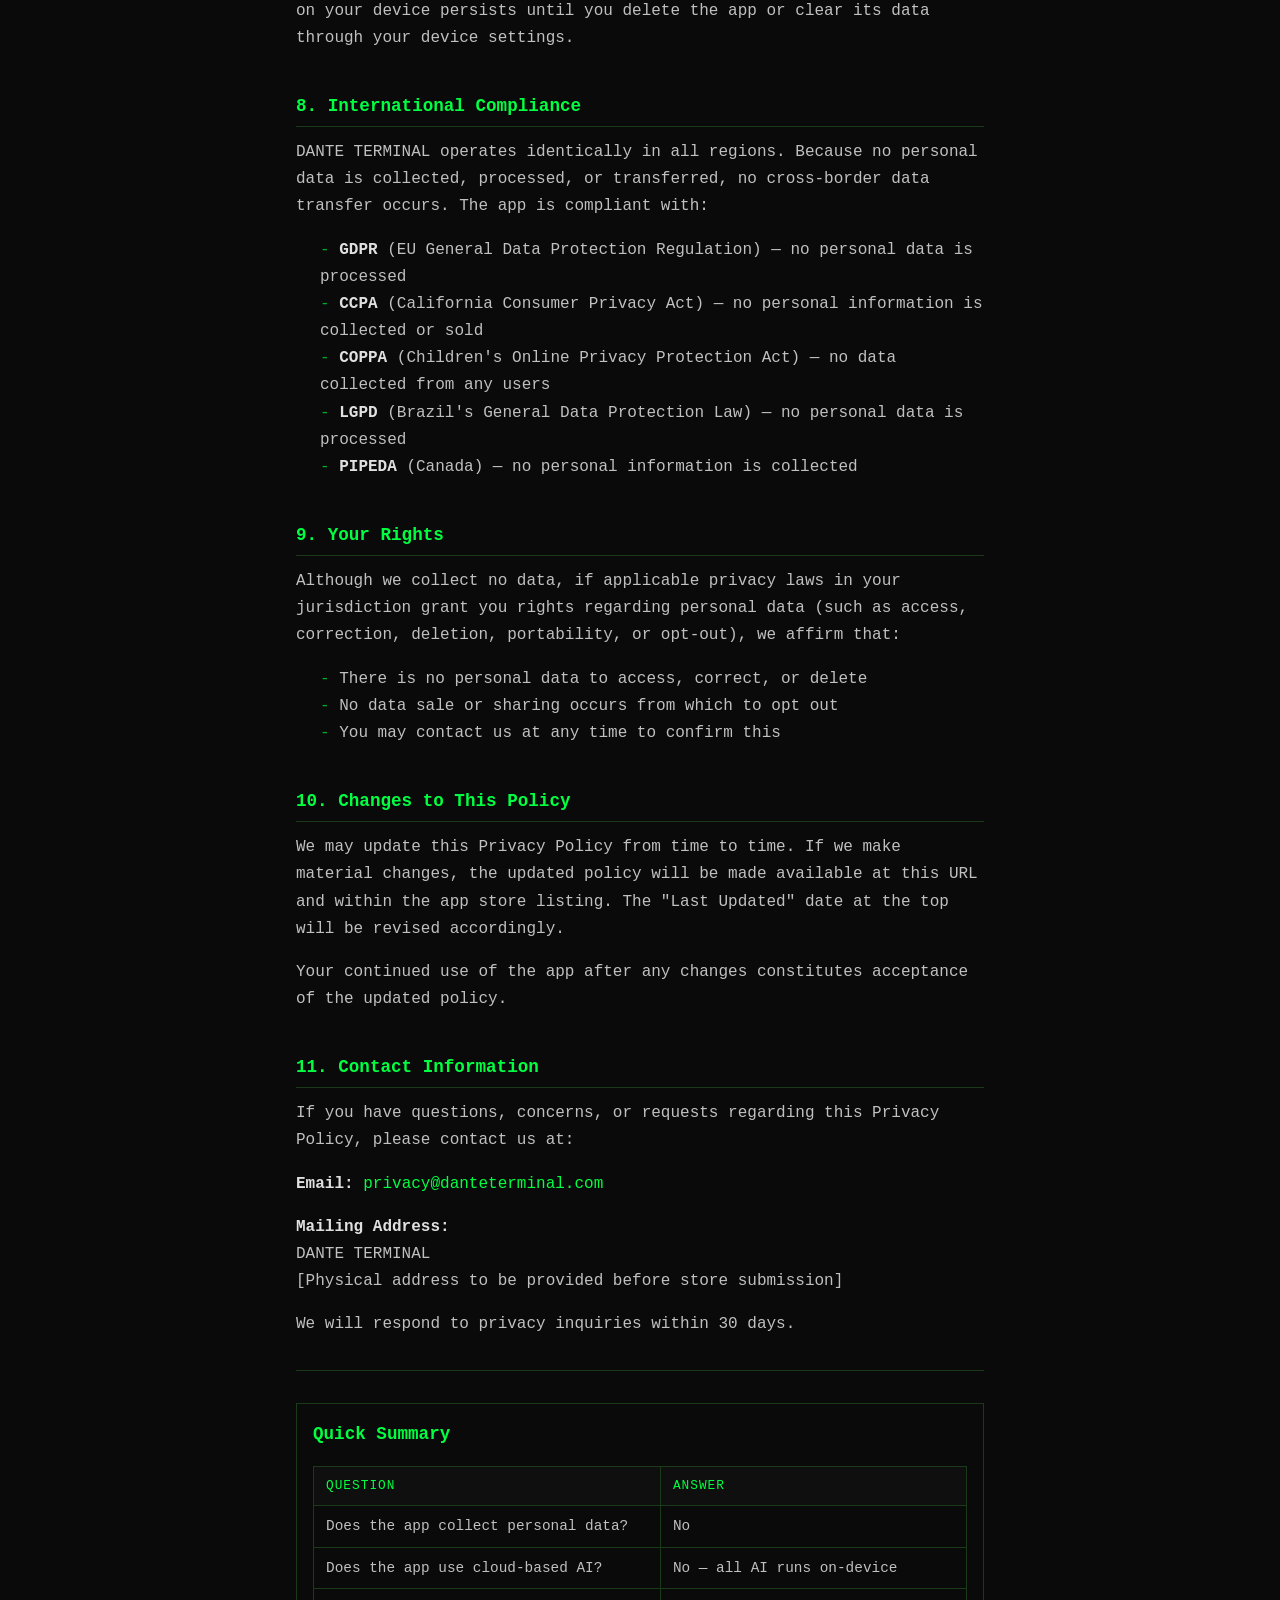
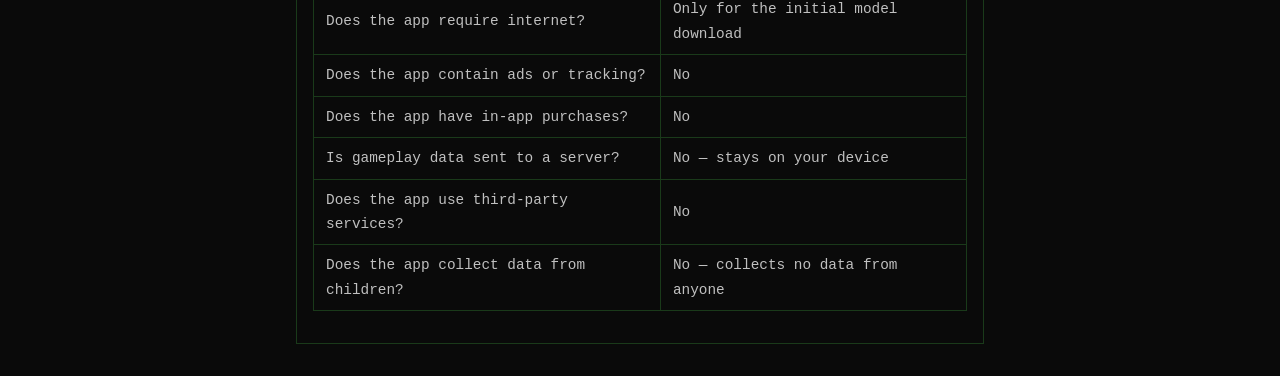
<file: .godai/artifacts/BL-150/privacy-policy.html>
<!DOCTYPE html>
<html lang="en">
<head>
  <meta charset="UTF-8">
  <meta name="viewport" content="width=device-width, initial-scale=1.0">
  <title>Privacy Policy - DANTE TERMINAL</title>
  <style>
    :root {
      --bg: #0A0A0A;
      --text: #C0C0C0;
      --heading: #00FF41;
      --accent: #00AA2A;
      --link: #00FF41;
      --border: #1A3A1A;
      --table-bg: #0F0F0F;
    }
    * { margin: 0; padding: 0; box-sizing: border-box; }
    body {
      font-family: 'Courier New', Courier, monospace;
      background: var(--bg);
      color: var(--text);
      line-height: 1.7;
      padding: 2rem 1rem;
      max-width: 720px;
      margin: 0 auto;
    }
    h1 {
      color: var(--heading);
      font-size: 1.5rem;
      margin-bottom: 0.25rem;
      text-transform: uppercase;
      letter-spacing: 2px;
    }
    h2 {
      color: var(--heading);
      font-size: 1.1rem;
      margin-top: 2.5rem;
      margin-bottom: 0.75rem;
      padding-bottom: 0.25rem;
      border-bottom: 1px solid var(--border);
    }
    h3 {
      color: var(--accent);
      font-size: 1rem;
      margin-top: 1.5rem;
      margin-bottom: 0.5rem;
    }
    p { margin-bottom: 1rem; }
    .meta {
      color: var(--accent);
      font-size: 0.85rem;
      margin-bottom: 2rem;
    }
    ul {
      margin: 0.5rem 0 1rem 1.5rem;
      list-style-type: none;
    }
    ul li::before {
      content: "- ";
      color: var(--accent);
    }
    strong { color: #E0E0E0; }
    a { color: var(--link); text-decoration: none; }
    a:hover { text-decoration: underline; }
    table {
      width: 100%;
      border-collapse: collapse;
      margin: 1rem 0;
      font-size: 0.9rem;
    }
    th, td {
      text-align: left;
      padding: 0.5rem 0.75rem;
      border: 1px solid var(--border);
    }
    th {
      background: var(--table-bg);
      color: var(--heading);
      font-weight: normal;
      text-transform: uppercase;
      font-size: 0.8rem;
      letter-spacing: 1px;
    }
    td { background: var(--bg); }
    hr {
      border: none;
      border-top: 1px solid var(--border);
      margin: 2rem 0;
    }
    .summary-box {
      border: 1px solid var(--border);
      padding: 1rem;
      margin-top: 2rem;
    }
    @media (max-width: 480px) {
      body { padding: 1rem 0.75rem; }
      h1 { font-size: 1.25rem; }
    }
  </style>
</head>
<body>

<h1>Privacy Policy</h1>
<p class="meta">
  DANTE TERMINAL<br>
  Last Updated: March 25, 2026<br>
  Effective Date: March 25, 2026
</p>

<hr>

<h2>1. Introduction</h2>
<p>This Privacy Policy describes how DANTE TERMINAL ("the App," "we," "us," or "our") handles information when you use our mobile text adventure game. We are committed to protecting your privacy. DANTE TERMINAL is designed as a privacy-first, offline application.</p>

<h2>2. Data Collection</h2>
<p><strong>DANTE TERMINAL does not collect, store, transmit, or share any personal data.</strong></p>
<p>Specifically, we do <strong>not</strong> collect:</p>
<ul>
  <li>Names, email addresses, or contact information</li>
  <li>Device identifiers or advertising IDs</li>
  <li>Location data (GPS, IP-based, or otherwise)</li>
  <li>Usage analytics or behavioral data</li>
  <li>Crash reports or diagnostic telemetry</li>
  <li>In-game text inputs or commands</li>
  <li>Gameplay history, session data, or progress (beyond what is stored locally on your device)</li>
  <li>Financial or payment information (the app contains no in-app purchases)</li>
</ul>
<p>All gameplay data &mdash; including your text commands, game state, and session history &mdash; exists solely on your device and is never transmitted to any server.</p>

<h2>3. Third-Party Services</h2>
<p><strong>DANTE TERMINAL does not integrate any third-party services that collect user data.</strong></p>
<p>The app contains:</p>
<ul>
  <li>No third-party analytics SDKs (no Google Analytics, Firebase Analytics, Mixpanel, etc.)</li>
  <li>No advertising SDKs or ad networks</li>
  <li>No social media SDKs or share-to-social integrations</li>
  <li>No crash reporting SDKs that transmit data externally</li>
  <li>No attribution or marketing tracking tools</li>
  <li>No A/B testing or feature-flagging services</li>
</ul>
<p>The only third-party infrastructure the app interacts with is a content delivery network (CDN) used to deliver the AI model file during the one-time initial download. This interaction is described in Section 5 below.</p>

<h2>4. On-Device AI &amp; Offline Operation</h2>
<p>DANTE TERMINAL uses artificial intelligence to generate interactive fiction responses during gameplay. <strong>All AI inference runs entirely on your device.</strong></p>
<ul>
  <li>The AI model runs locally on your phone or tablet using on-device machine learning inference</li>
  <li>No text you type is ever sent to a server for AI processing</li>
  <li>No AI-generated responses are transmitted off your device</li>
  <li>No cloud-based AI services (such as ChatGPT, Claude, or similar) are used at any point during gameplay</li>
  <li>The AI model operates without an internet connection after the initial download</li>
  <li>No training or fine-tuning of the AI model occurs on your device or elsewhere using your inputs</li>
</ul>
<p>The on-device AI model is a pre-trained language model in GGUF format. It generates text responses based solely on your in-game commands and the current game context. Your interactions with the AI are never used to improve or train any AI model.</p>

<h2>5. Model Download &amp; Network Usage</h2>
<p>DANTE TERMINAL requires a one-time download of an AI model file after installation. This is the <strong>only</strong> network activity the app performs.</p>

<h3>During the model download:</h3>
<ul>
  <li>The app connects to a content delivery network (CDN) to download the AI model file (approximately 1.5 GB)</li>
  <li>The download uses a standard HTTPS connection</li>
  <li>No personal data, device identifiers, or user information is transmitted during this download</li>
  <li>The CDN may log standard web server access logs (IP address, timestamp, bytes transferred) as part of normal infrastructure operation; these logs are not associated with any user identity and are managed by the CDN provider's own privacy policy</li>
</ul>

<h3>After the model download:</h3>
<ul>
  <li>The app functions entirely offline</li>
  <li>No internet connection is required for gameplay</li>
  <li>No data is sent to or received from any server during gameplay</li>
  <li>The app does not check for updates, sync data, or perform any background network activity</li>
</ul>

<h2>6. Children's Privacy (COPPA Compliance)</h2>
<p>DANTE TERMINAL does not knowingly collect personal information from children under the age of 13 (or the applicable age in your jurisdiction). Because the app collects <strong>no personal data from any user of any age</strong>, there is no mechanism through which children's data could be collected, stored, or shared.</p>
<p>Parents and guardians should be aware that DANTE TERMINAL is an AI-powered text adventure game that generates fictional narrative content. While the game is designed for general audiences, AI-generated text may occasionally produce content more suitable for older players. We recommend parental guidance for younger users.</p>

<h2>7. Data Retention</h2>
<p>Because DANTE TERMINAL does not collect data, there is no data retention policy applicable to user data. Game save data stored locally on your device persists until you delete the app or clear its data through your device settings.</p>

<h2>8. International Compliance</h2>
<p>DANTE TERMINAL operates identically in all regions. Because no personal data is collected, processed, or transferred, no cross-border data transfer occurs. The app is compliant with:</p>
<ul>
  <li><strong>GDPR</strong> (EU General Data Protection Regulation) &mdash; no personal data is processed</li>
  <li><strong>CCPA</strong> (California Consumer Privacy Act) &mdash; no personal information is collected or sold</li>
  <li><strong>COPPA</strong> (Children's Online Privacy Protection Act) &mdash; no data collected from any users</li>
  <li><strong>LGPD</strong> (Brazil's General Data Protection Law) &mdash; no personal data is processed</li>
  <li><strong>PIPEDA</strong> (Canada) &mdash; no personal information is collected</li>
</ul>

<h2>9. Your Rights</h2>
<p>Although we collect no data, if applicable privacy laws in your jurisdiction grant you rights regarding personal data (such as access, correction, deletion, portability, or opt-out), we affirm that:</p>
<ul>
  <li>There is no personal data to access, correct, or delete</li>
  <li>No data sale or sharing occurs from which to opt out</li>
  <li>You may contact us at any time to confirm this</li>
</ul>

<h2>10. Changes to This Policy</h2>
<p>We may update this Privacy Policy from time to time. If we make material changes, the updated policy will be made available at this URL and within the app store listing. The "Last Updated" date at the top will be revised accordingly.</p>
<p>Your continued use of the app after any changes constitutes acceptance of the updated policy.</p>

<h2>11. Contact Information</h2>
<p>If you have questions, concerns, or requests regarding this Privacy Policy, please contact us at:</p>
<p>
  <strong>Email:</strong> <a href="mailto:privacy@danteterminal.com">privacy@danteterminal.com</a>
</p>
<p>
  <strong>Mailing Address:</strong><br>
  DANTE TERMINAL<br>
  <!-- TODO: Replace with actual mailing address before store submission -->
  [Physical address to be provided before store submission]
</p>
<p>We will respond to privacy inquiries within 30 days.</p>

<hr>

<div class="summary-box">
  <h2 style="margin-top:0; border:none; padding:0;">Quick Summary</h2>
  <table>
    <tr><th>Question</th><th>Answer</th></tr>
    <tr><td>Does the app collect personal data?</td><td>No</td></tr>
    <tr><td>Does the app use cloud-based AI?</td><td>No &mdash; all AI runs on-device</td></tr>
    <tr><td>Does the app require internet?</td><td>Only for the initial model download</td></tr>
    <tr><td>Does the app contain ads or tracking?</td><td>No</td></tr>
    <tr><td>Does the app have in-app purchases?</td><td>No</td></tr>
    <tr><td>Is gameplay data sent to a server?</td><td>No &mdash; stays on your device</td></tr>
    <tr><td>Does the app use third-party services?</td><td>No</td></tr>
    <tr><td>Does the app collect data from children?</td><td>No &mdash; collects no data from anyone</td></tr>
  </table>
</div>

</body>
</html>
</file>
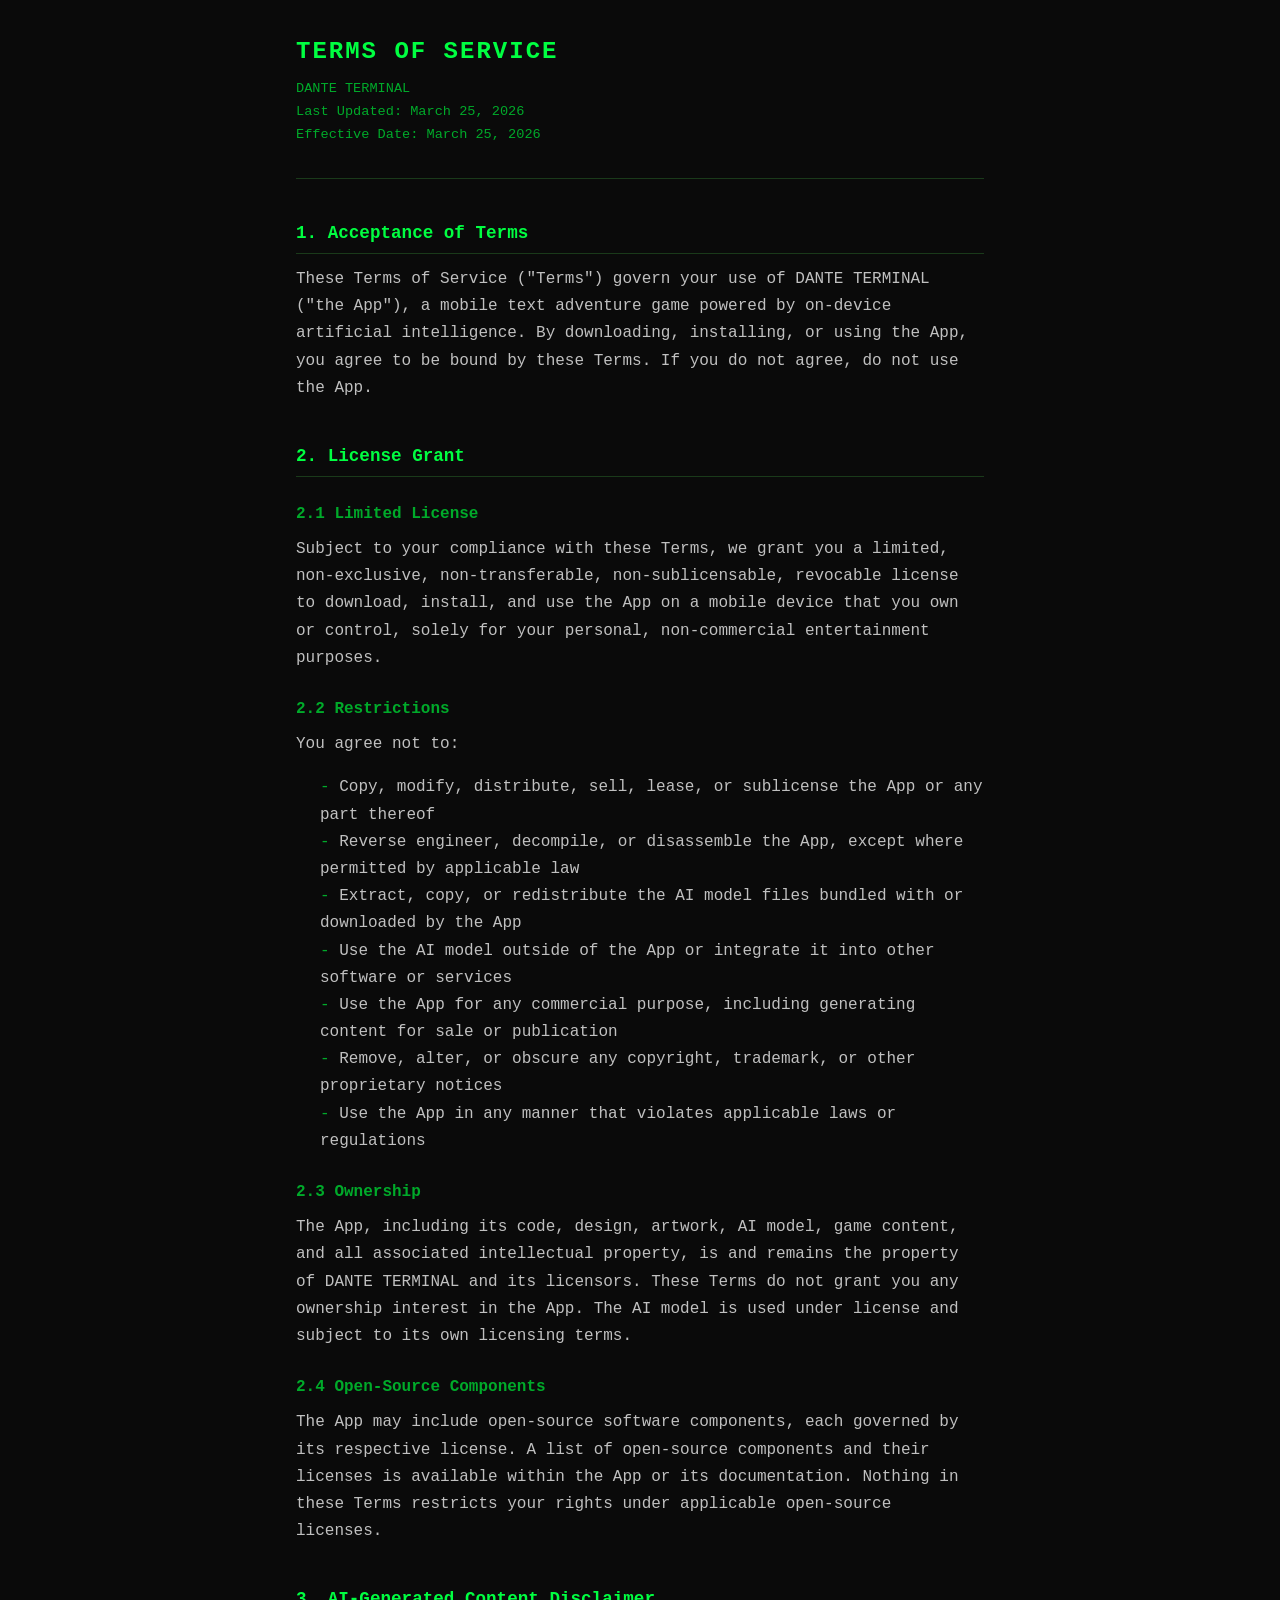
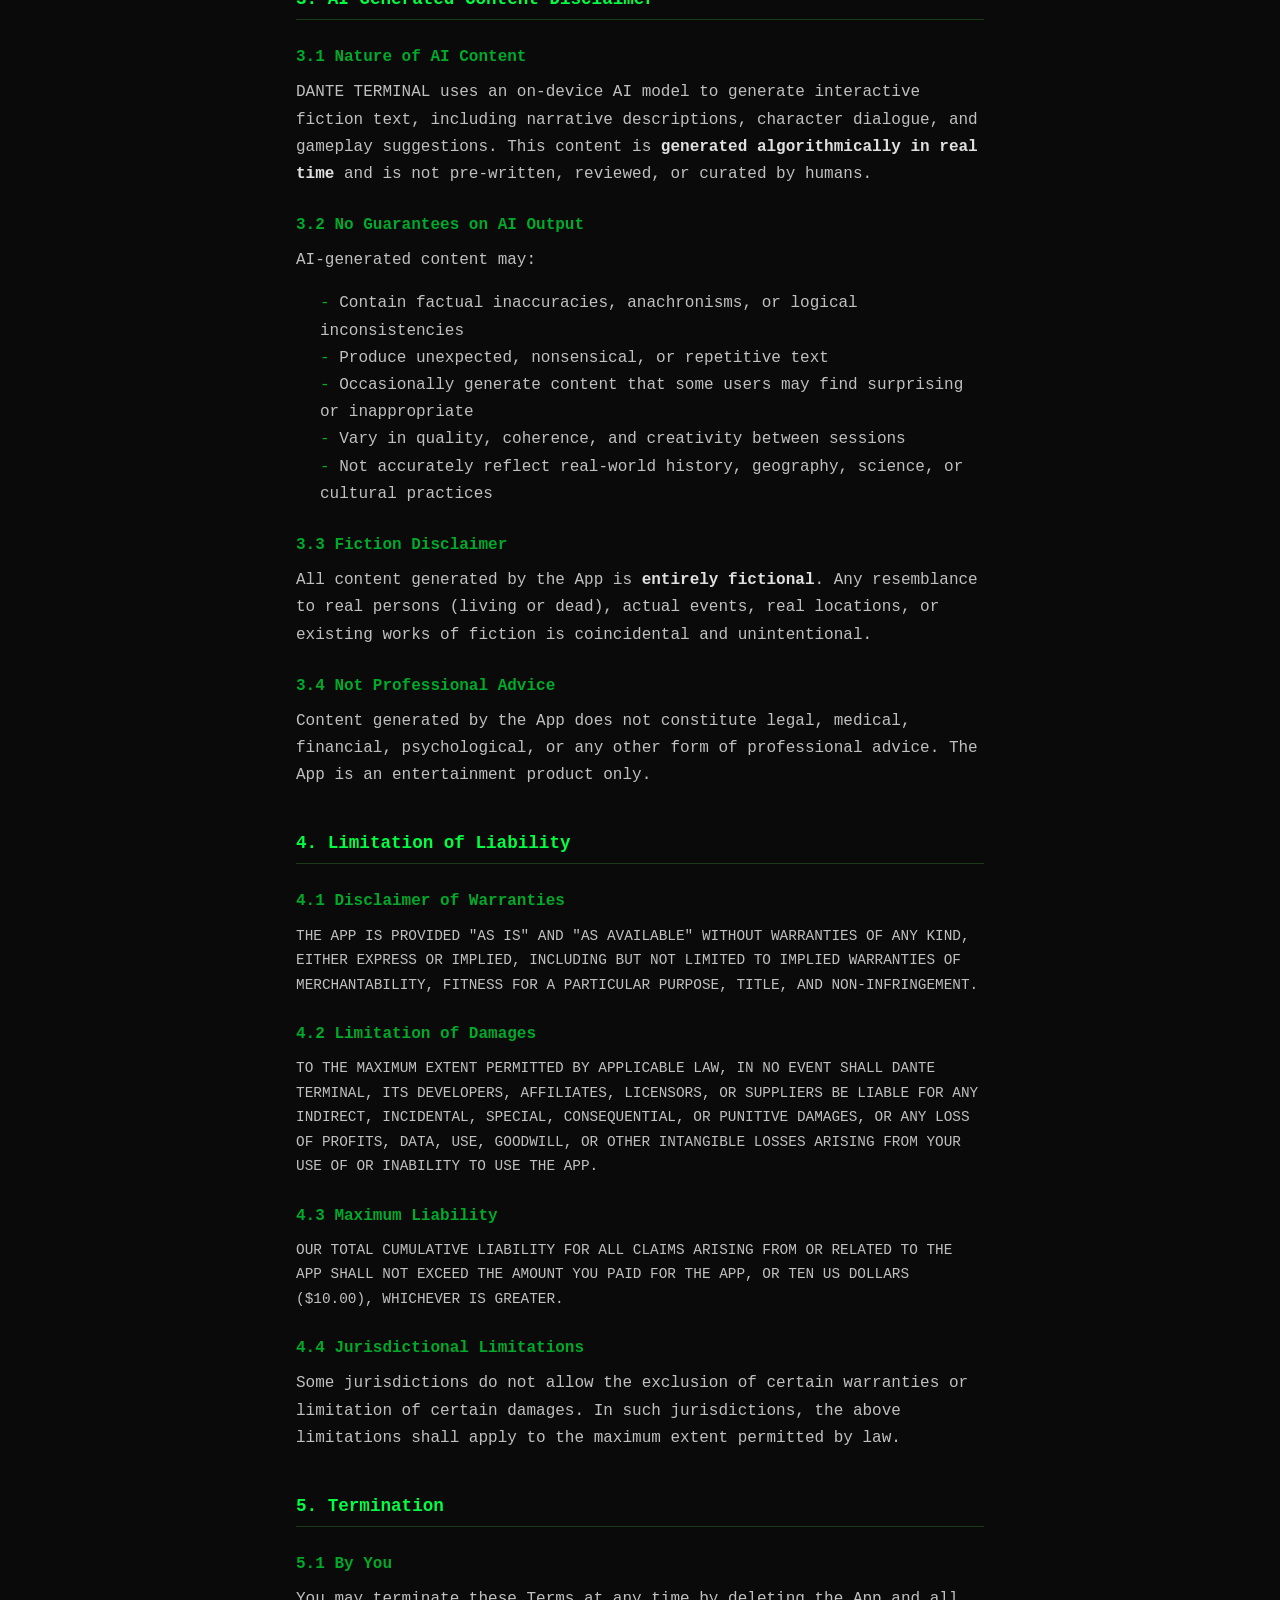
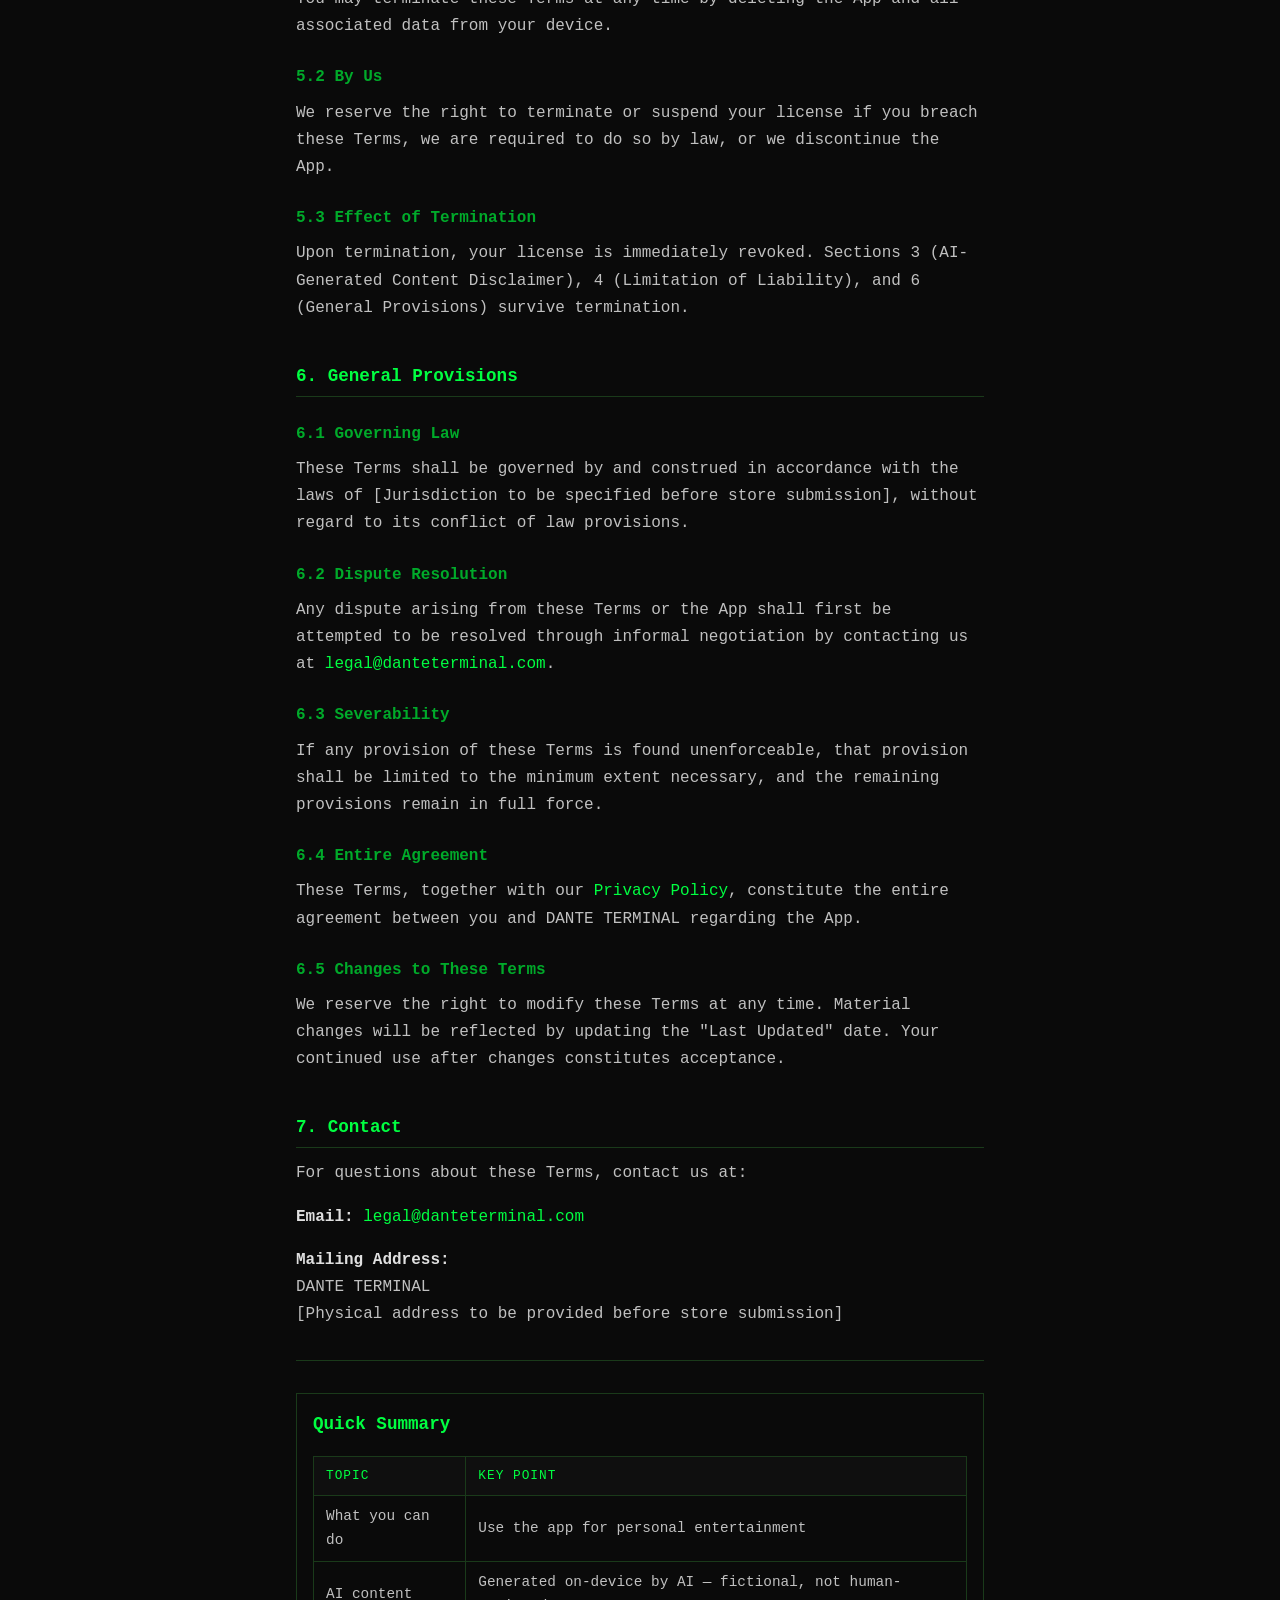
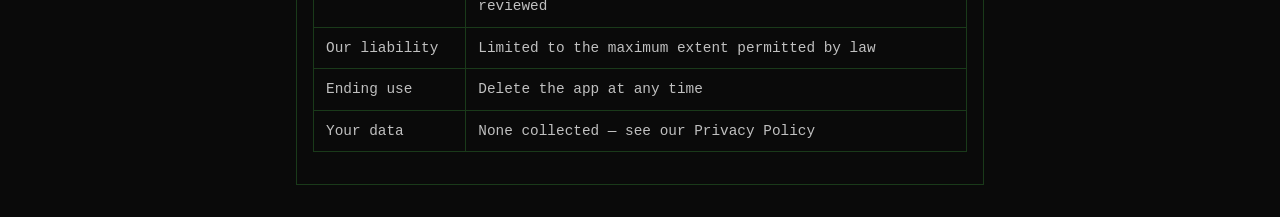
<file: .godai/artifacts/BL-150/terms-of-service.html>
<!DOCTYPE html>
<html lang="en">
<head>
  <meta charset="UTF-8">
  <meta name="viewport" content="width=device-width, initial-scale=1.0">
  <title>Terms of Service - DANTE TERMINAL</title>
  <style>
    :root {
      --bg: #0A0A0A;
      --text: #C0C0C0;
      --heading: #00FF41;
      --accent: #00AA2A;
      --link: #00FF41;
      --border: #1A3A1A;
      --table-bg: #0F0F0F;
    }
    * { margin: 0; padding: 0; box-sizing: border-box; }
    body {
      font-family: 'Courier New', Courier, monospace;
      background: var(--bg);
      color: var(--text);
      line-height: 1.7;
      padding: 2rem 1rem;
      max-width: 720px;
      margin: 0 auto;
    }
    h1 {
      color: var(--heading);
      font-size: 1.5rem;
      margin-bottom: 0.25rem;
      text-transform: uppercase;
      letter-spacing: 2px;
    }
    h2 {
      color: var(--heading);
      font-size: 1.1rem;
      margin-top: 2.5rem;
      margin-bottom: 0.75rem;
      padding-bottom: 0.25rem;
      border-bottom: 1px solid var(--border);
    }
    h3 {
      color: var(--accent);
      font-size: 1rem;
      margin-top: 1.5rem;
      margin-bottom: 0.5rem;
    }
    p { margin-bottom: 1rem; }
    .meta {
      color: var(--accent);
      font-size: 0.85rem;
      margin-bottom: 2rem;
    }
    ul, ol {
      margin: 0.5rem 0 1rem 1.5rem;
    }
    ul { list-style-type: none; }
    ul li::before {
      content: "- ";
      color: var(--accent);
    }
    ol li { margin-bottom: 0.25rem; }
    strong { color: #E0E0E0; }
    a { color: var(--link); text-decoration: none; }
    a:hover { text-decoration: underline; }
    .caps {
      text-transform: uppercase;
      font-size: 0.9rem;
    }
    table {
      width: 100%;
      border-collapse: collapse;
      margin: 1rem 0;
      font-size: 0.9rem;
    }
    th, td {
      text-align: left;
      padding: 0.5rem 0.75rem;
      border: 1px solid var(--border);
    }
    th {
      background: var(--table-bg);
      color: var(--heading);
      font-weight: normal;
      text-transform: uppercase;
      font-size: 0.8rem;
      letter-spacing: 1px;
    }
    td { background: var(--bg); }
    hr {
      border: none;
      border-top: 1px solid var(--border);
      margin: 2rem 0;
    }
    .summary-box {
      border: 1px solid var(--border);
      padding: 1rem;
      margin-top: 2rem;
    }
    @media (max-width: 480px) {
      body { padding: 1rem 0.75rem; }
      h1 { font-size: 1.25rem; }
    }
  </style>
</head>
<body>

<h1>Terms of Service</h1>
<p class="meta">
  DANTE TERMINAL<br>
  Last Updated: March 25, 2026<br>
  Effective Date: March 25, 2026
</p>

<hr>

<h2>1. Acceptance of Terms</h2>
<p>These Terms of Service ("Terms") govern your use of DANTE TERMINAL ("the App"), a mobile text adventure game powered by on-device artificial intelligence. By downloading, installing, or using the App, you agree to be bound by these Terms. If you do not agree, do not use the App.</p>

<h2>2. License Grant</h2>

<h3>2.1 Limited License</h3>
<p>Subject to your compliance with these Terms, we grant you a limited, non-exclusive, non-transferable, non-sublicensable, revocable license to download, install, and use the App on a mobile device that you own or control, solely for your personal, non-commercial entertainment purposes.</p>

<h3>2.2 Restrictions</h3>
<p>You agree not to:</p>
<ul>
  <li>Copy, modify, distribute, sell, lease, or sublicense the App or any part thereof</li>
  <li>Reverse engineer, decompile, or disassemble the App, except where permitted by applicable law</li>
  <li>Extract, copy, or redistribute the AI model files bundled with or downloaded by the App</li>
  <li>Use the AI model outside of the App or integrate it into other software or services</li>
  <li>Use the App for any commercial purpose, including generating content for sale or publication</li>
  <li>Remove, alter, or obscure any copyright, trademark, or other proprietary notices</li>
  <li>Use the App in any manner that violates applicable laws or regulations</li>
</ul>

<h3>2.3 Ownership</h3>
<p>The App, including its code, design, artwork, AI model, game content, and all associated intellectual property, is and remains the property of DANTE TERMINAL and its licensors. These Terms do not grant you any ownership interest in the App. The AI model is used under license and subject to its own licensing terms.</p>

<h3>2.4 Open-Source Components</h3>
<p>The App may include open-source software components, each governed by its respective license. A list of open-source components and their licenses is available within the App or its documentation. Nothing in these Terms restricts your rights under applicable open-source licenses.</p>

<h2>3. AI-Generated Content Disclaimer</h2>

<h3>3.1 Nature of AI Content</h3>
<p>DANTE TERMINAL uses an on-device AI model to generate interactive fiction text, including narrative descriptions, character dialogue, and gameplay suggestions. This content is <strong>generated algorithmically in real time</strong> and is not pre-written, reviewed, or curated by humans.</p>

<h3>3.2 No Guarantees on AI Output</h3>
<p>AI-generated content may:</p>
<ul>
  <li>Contain factual inaccuracies, anachronisms, or logical inconsistencies</li>
  <li>Produce unexpected, nonsensical, or repetitive text</li>
  <li>Occasionally generate content that some users may find surprising or inappropriate</li>
  <li>Vary in quality, coherence, and creativity between sessions</li>
  <li>Not accurately reflect real-world history, geography, science, or cultural practices</li>
</ul>

<h3>3.3 Fiction Disclaimer</h3>
<p>All content generated by the App is <strong>entirely fictional</strong>. Any resemblance to real persons (living or dead), actual events, real locations, or existing works of fiction is coincidental and unintentional.</p>

<h3>3.4 Not Professional Advice</h3>
<p>Content generated by the App does not constitute legal, medical, financial, psychological, or any other form of professional advice. The App is an entertainment product only.</p>

<h2>4. Limitation of Liability</h2>

<h3>4.1 Disclaimer of Warranties</h3>
<p class="caps">THE APP IS PROVIDED "AS IS" AND "AS AVAILABLE" WITHOUT WARRANTIES OF ANY KIND, EITHER EXPRESS OR IMPLIED, INCLUDING BUT NOT LIMITED TO IMPLIED WARRANTIES OF MERCHANTABILITY, FITNESS FOR A PARTICULAR PURPOSE, TITLE, AND NON-INFRINGEMENT.</p>

<h3>4.2 Limitation of Damages</h3>
<p class="caps">TO THE MAXIMUM EXTENT PERMITTED BY APPLICABLE LAW, IN NO EVENT SHALL DANTE TERMINAL, ITS DEVELOPERS, AFFILIATES, LICENSORS, OR SUPPLIERS BE LIABLE FOR ANY INDIRECT, INCIDENTAL, SPECIAL, CONSEQUENTIAL, OR PUNITIVE DAMAGES, OR ANY LOSS OF PROFITS, DATA, USE, GOODWILL, OR OTHER INTANGIBLE LOSSES ARISING FROM YOUR USE OF OR INABILITY TO USE THE APP.</p>

<h3>4.3 Maximum Liability</h3>
<p class="caps">OUR TOTAL CUMULATIVE LIABILITY FOR ALL CLAIMS ARISING FROM OR RELATED TO THE APP SHALL NOT EXCEED THE AMOUNT YOU PAID FOR THE APP, OR TEN US DOLLARS ($10.00), WHICHEVER IS GREATER.</p>

<h3>4.4 Jurisdictional Limitations</h3>
<p>Some jurisdictions do not allow the exclusion of certain warranties or limitation of certain damages. In such jurisdictions, the above limitations shall apply to the maximum extent permitted by law.</p>

<h2>5. Termination</h2>

<h3>5.1 By You</h3>
<p>You may terminate these Terms at any time by deleting the App and all associated data from your device.</p>

<h3>5.2 By Us</h3>
<p>We reserve the right to terminate or suspend your license if you breach these Terms, we are required to do so by law, or we discontinue the App.</p>

<h3>5.3 Effect of Termination</h3>
<p>Upon termination, your license is immediately revoked. Sections 3 (AI-Generated Content Disclaimer), 4 (Limitation of Liability), and 6 (General Provisions) survive termination.</p>

<h2>6. General Provisions</h2>

<h3>6.1 Governing Law</h3>
<p>These Terms shall be governed by and construed in accordance with the laws of
<!-- TODO: Replace with actual jurisdiction before store submission -->
[Jurisdiction to be specified before store submission], without regard to its conflict of law provisions.</p>

<h3>6.2 Dispute Resolution</h3>
<p>Any dispute arising from these Terms or the App shall first be attempted to be resolved through informal negotiation by contacting us at <a href="mailto:legal@danteterminal.com">legal@danteterminal.com</a>.</p>

<h3>6.3 Severability</h3>
<p>If any provision of these Terms is found unenforceable, that provision shall be limited to the minimum extent necessary, and the remaining provisions remain in full force.</p>

<h3>6.4 Entire Agreement</h3>
<p>These Terms, together with our <a href="privacy-policy.html">Privacy Policy</a>, constitute the entire agreement between you and DANTE TERMINAL regarding the App.</p>

<h3>6.5 Changes to These Terms</h3>
<p>We reserve the right to modify these Terms at any time. Material changes will be reflected by updating the "Last Updated" date. Your continued use after changes constitutes acceptance.</p>

<h2>7. Contact</h2>
<p>For questions about these Terms, contact us at:</p>
<p>
  <strong>Email:</strong> <a href="mailto:legal@danteterminal.com">legal@danteterminal.com</a>
</p>
<p>
  <strong>Mailing Address:</strong><br>
  DANTE TERMINAL<br>
  <!-- TODO: Replace with actual mailing address before store submission -->
  [Physical address to be provided before store submission]
</p>

<hr>

<div class="summary-box">
  <h2 style="margin-top:0; border:none; padding:0;">Quick Summary</h2>
  <table>
    <tr><th>Topic</th><th>Key Point</th></tr>
    <tr><td>What you can do</td><td>Use the app for personal entertainment</td></tr>
    <tr><td>AI content</td><td>Generated on-device by AI &mdash; fictional, not human-reviewed</td></tr>
    <tr><td>Our liability</td><td>Limited to the maximum extent permitted by law</td></tr>
    <tr><td>Ending use</td><td>Delete the app at any time</td></tr>
    <tr><td>Your data</td><td>None collected &mdash; see our Privacy Policy</td></tr>
  </table>
</div>

</body>
</html>
</file>
<file: docs/style.css>
/* ============================================
   DANTE TERMINAL — Landing Page Styles
   Retro green-on-black terminal aesthetic
   ============================================ */

/* --- Reset & Base --- */
*, *::before, *::after {
  margin: 0;
  padding: 0;
  box-sizing: border-box;
}

:root {
  --green: #00FF41;
  --green-dim: #00cc33;
  --green-glow: rgba(0, 255, 65, 0.15);
  --green-bright: #33ff66;
  --bg: #0A0A0A;
  --bg-light: #111111;
  --amber: #FFB000;
  --font-mono: 'Courier New', 'Lucida Console', 'Monaco', monospace;
}

html {
  font-size: 16px;
  scroll-behavior: smooth;
}

body {
  background: var(--bg);
  color: var(--green);
  font-family: var(--font-mono);
  line-height: 1.6;
  min-height: 100vh;
  overflow-x: hidden;
  position: relative;
}

/* --- Scanline Overlay --- */
body::before {
  content: '';
  position: fixed;
  top: 0;
  left: 0;
  width: 100%;
  height: 100%;
  background: repeating-linear-gradient(
    0deg,
    rgba(0, 0, 0, 0.12) 0px,
    rgba(0, 0, 0, 0.12) 1px,
    transparent 1px,
    transparent 3px
  );
  pointer-events: none;
  z-index: 9999;
  animation: scanline-flicker 8s ease-in-out infinite;
}

@keyframes scanline-flicker {
  0%, 100% { opacity: 0.4; }
  50% { opacity: 0.25; }
}

/* --- CRT Vignette --- */
body::after {
  content: '';
  position: fixed;
  top: 0;
  left: 0;
  width: 100%;
  height: 100%;
  background: radial-gradient(
    ellipse at center,
    transparent 60%,
    rgba(0, 0, 0, 0.5) 100%
  );
  pointer-events: none;
  z-index: 9998;
}

/* --- Layout --- */
.container {
  max-width: 720px;
  margin: 0 auto;
  padding: 2rem 1.5rem;
  position: relative;
  z-index: 1;
}

/* --- Header / Hero --- */
.hero {
  text-align: center;
  padding: 3rem 0 2rem;
}

.hero__title {
  font-size: 2rem;
  font-weight: bold;
  letter-spacing: 0.15em;
  text-transform: uppercase;
  color: var(--green);
  text-shadow: 0 0 10px var(--green-glow), 0 0 30px var(--green-glow);
  margin-bottom: 0.25rem;
}

.hero__version {
  font-size: 0.75rem;
  color: var(--green-dim);
  letter-spacing: 0.2em;
  margin-bottom: 2rem;
}

.hero__prompt {
  text-align: left;
  margin-bottom: 1.5rem;
}

.hero__prompt .prompt-line {
  display: block;
  margin-bottom: 0.4rem;
}

.prompt-symbol {
  color: var(--amber);
}

/* --- Typewriter Effect --- */
.typewriter {
  display: inline;
  overflow: hidden;
  white-space: nowrap;
  border-right: 0.6em solid var(--green);
  animation: cursor-blink 1s step-end infinite;
}

@keyframes cursor-blink {
  0%, 100% { border-color: var(--green); }
  50% { border-color: transparent; }
}

.typewriter.done {
  border-color: transparent;
  animation: none;
}

/* Stand-alone blinking cursor */
.cursor {
  display: inline-block;
  width: 0.6em;
  height: 1.1em;
  background: var(--green);
  vertical-align: text-bottom;
  animation: cursor-blink 1s step-end infinite;
}

/* --- Terminal Box --- */
.terminal-box {
  background: var(--bg-light);
  border: 1px solid var(--green-dim);
  border-radius: 2px;
  padding: 1.5rem;
  margin: 1.5rem 0;
  position: relative;
}

.terminal-box::before {
  content: '[ SYSTEM OUTPUT ]';
  position: absolute;
  top: -0.65em;
  left: 1rem;
  background: var(--bg);
  padding: 0 0.5rem;
  font-size: 0.7rem;
  color: var(--green-dim);
  letter-spacing: 0.1em;
}

/* --- Feature List --- */
.features {
  list-style: none;
  padding: 0;
}

.features li {
  padding: 0.4rem 0;
  padding-left: 1.8rem;
  position: relative;
}

.features li::before {
  content: '>';
  position: absolute;
  left: 0.4rem;
  color: var(--amber);
  font-weight: bold;
}

/* --- Section Dividers --- */
.divider {
  border: none;
  height: 1px;
  background: var(--green-dim);
  opacity: 0.3;
  margin: 2rem 0;
}

/* --- Email Capture Section --- */
.signup {
  text-align: center;
  padding: 1.5rem 0;
}

.signup__label {
  font-size: 0.85rem;
  color: var(--green-dim);
  margin-bottom: 1rem;
  letter-spacing: 0.05em;
}

.signup__form {
  display: flex;
  gap: 0.5rem;
  max-width: 480px;
  margin: 0 auto 1rem;
}

.signup__input {
  flex: 1;
  background: var(--bg);
  border: 1px solid var(--green-dim);
  color: var(--green);
  font-family: var(--font-mono);
  font-size: 0.9rem;
  padding: 0.7rem 1rem;
  outline: none;
  transition: border-color 0.2s, box-shadow 0.2s;
}

.signup__input::placeholder {
  color: rgba(0, 255, 65, 0.3);
}

.signup__input:focus {
  border-color: var(--green);
  box-shadow: 0 0 8px var(--green-glow);
}

.signup__btn {
  background: transparent;
  border: 1px solid var(--green);
  color: var(--green);
  font-family: var(--font-mono);
  font-size: 0.85rem;
  padding: 0.7rem 1.2rem;
  cursor: pointer;
  text-transform: uppercase;
  letter-spacing: 0.1em;
  transition: background 0.2s, color 0.2s, box-shadow 0.2s;
  white-space: nowrap;
}

.signup__btn:hover {
  background: var(--green);
  color: var(--bg);
  box-shadow: 0 0 15px var(--green-glow);
}

.signup__note {
  font-size: 0.7rem;
  color: var(--green-dim);
  opacity: 0.6;
}

/* Success state */
.signup__success {
  display: none;
  color: var(--green-bright);
  font-size: 0.9rem;
  padding: 1rem;
}

.signup__success.visible {
  display: block;
}

/* --- Store Badges --- */
.stores {
  display: flex;
  gap: 1rem;
  justify-content: center;
  flex-wrap: wrap;
  margin: 1.5rem 0;
}

.store-badge {
  display: inline-block;
  border: 1px solid var(--green-dim);
  padding: 0.6rem 1.2rem;
  font-size: 0.8rem;
  color: var(--green-dim);
  text-decoration: none;
  letter-spacing: 0.05em;
  transition: border-color 0.2s, color 0.2s;
}

.store-badge:hover {
  border-color: var(--green);
  color: var(--green);
}

/* --- Footer --- */
.footer {
  text-align: center;
  padding: 2rem 0 1rem;
  font-size: 0.7rem;
  color: var(--green-dim);
  opacity: 0.5;
}

.footer a {
  color: var(--green-dim);
  text-decoration: none;
}

.footer a:hover {
  color: var(--green);
}

/* --- Responsive (mobile-first) --- */
@media (max-width: 480px) {
  .container {
    padding: 1rem;
  }

  .hero {
    padding: 2rem 0 1rem;
  }

  .hero__title {
    font-size: 1.4rem;
    letter-spacing: 0.1em;
  }

  .signup__form {
    flex-direction: column;
  }

  .signup__btn {
    width: 100%;
  }

  .terminal-box {
    padding: 1rem;
  }

  .features li {
    font-size: 0.9rem;
  }

  .stores {
    flex-direction: column;
    align-items: center;
  }

  .store-badge {
    width: 80%;
    text-align: center;
  }
}

/* --- Accessibility: reduce motion --- */
@media (prefers-reduced-motion: reduce) {
  .typewriter {
    animation: none;
    border-color: var(--green);
  }

  .cursor {
    animation: none;
  }

  body::before {
    animation: none;
    opacity: 0.3;
  }
}

/* --- Selection --- */
::selection {
  background: var(--green);
  color: var(--bg);
}
</file>
